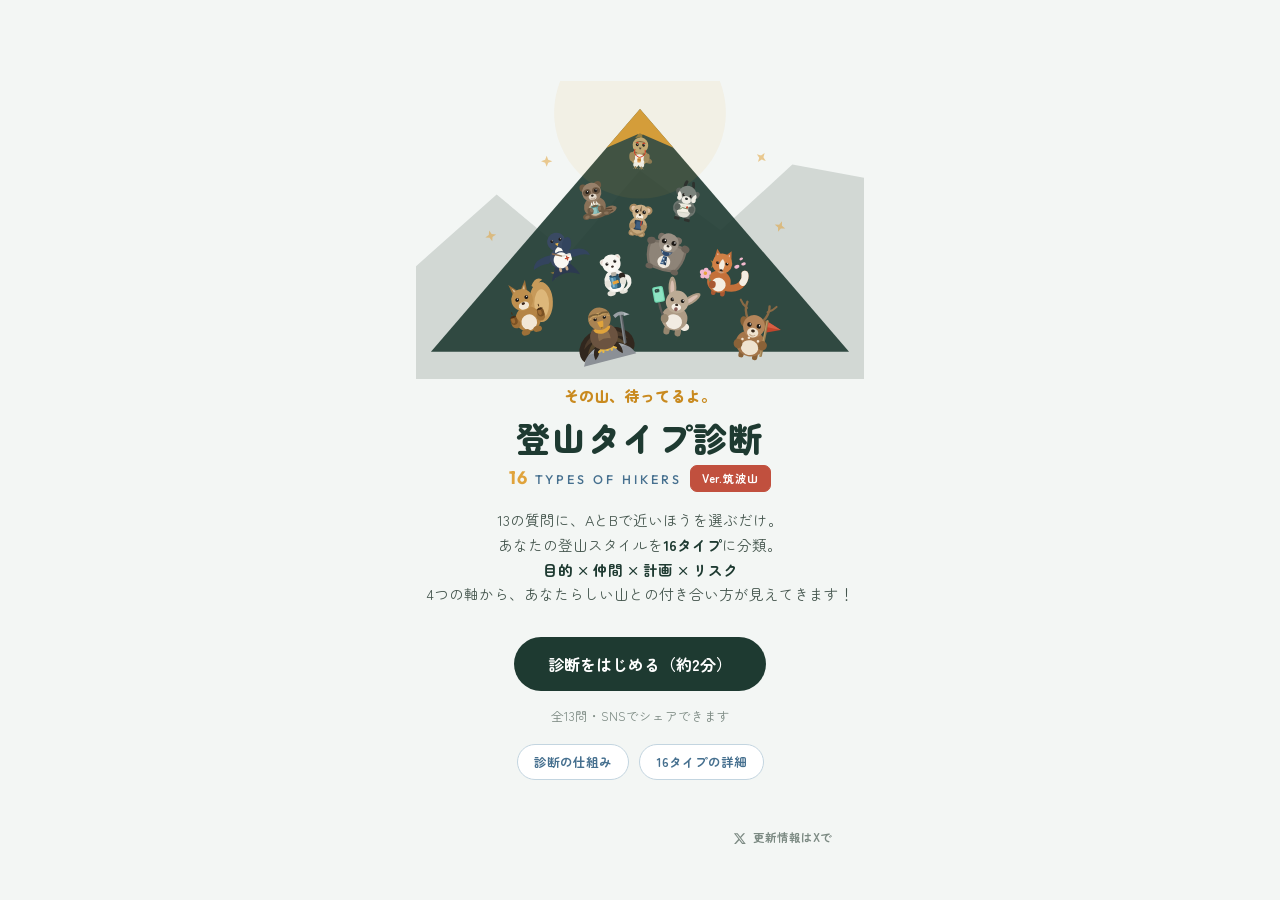
<file: index.html>
<!DOCTYPE html>
<html lang="ja">
<head>
<meta charset="UTF-8">
<meta name="viewport" content="width=device-width, initial-scale=1.0, viewport-fit=cover">
<title>登山タイプ診断｜16 TYPES OF HIKERS</title>
<meta name="description" content="13の質問であなたの登山スタイルを16タイプに診断。目的・仲間・計画・リスクの4つの軸から、あなたらしい山との付き合い方が見えてきます。">

<!-- ========== SNSシェア用（OGP） ==========
     公開URLが変わったら og:url と og:image の2か所を書き換えてください -->
<meta property="og:type" content="website">
<meta property="og:site_name" content="登山タイプ診断">
<meta property="og:title" content="登山タイプ診断｜16 TYPES OF HIKERS">
<meta property="og:description" content="14の質問で、あなたの登山スタイルを16タイプに分類。目的・仲間・計画・リスクの4軸で診断します。">
<meta property="og:url" content="https://yamatype16.vercel.app/">
<meta property="og:image" content="https://yamatype16.vercel.app/og.png">
<meta property="og:image:width" content="1200">
<meta property="og:image:height" content="630">
<meta property="og:image:alt" content="登山タイプ診断 16 TYPES OF HIKERS">
<meta property="og:locale" content="ja_JP">

<meta name="twitter:card" content="summary_large_image">
<meta name="twitter:title" content="登山タイプ診断｜16 TYPES OF HIKERS">
<meta name="twitter:description" content="14の質問で、あなたの登山スタイルを16タイプに分類。">
<meta name="twitter:image" content="https://yamatype16.vercel.app/og.png">

<meta name="theme-color" content="#1E3A31">
<link rel="canonical" href="https://yamatype16.vercel.app/">
<link rel="preconnect" href="https://fonts.googleapis.com">
<link rel="preconnect" href="https://fonts.gstatic.com" crossorigin>
<link href="https://fonts.googleapis.com/css2?family=Outfit:wght@500;700&family=Zen+Maru+Gothic:wght@400;500;700;900&display=swap" rel="stylesheet">
<link rel="stylesheet" href="style.css">
<!-- Google Analytics -->
<script async src="https://www.googletagmanager.com/gtag/js?id=G-V6124DLH2P"></script>
<script>
  window.dataLayer = window.dataLayer || [];
  function gtag(){ dataLayer.push(arguments); }
  gtag("js", new Date());
  gtag("config", "G-V6124DLH2P");
</script>
</head>
<body>

<div class="app">

  <!-- ========== スタート画面 ========== -->
  <section id="screen-start" class="screen is-active">
    <div class="hero">
      <div class="cluster-wrap" id="cluster-wrap"><!-- 16タイプが山に集合したイラスト --></div>
      <p class="hook">その山、待ってるよ。</p>
      <h1 class="hero-title">登山タイプ診断</h1>
      <p class="hero-en-row">
        <span class="hero-en"><b>16</b> TYPES OF HIKERS</span>
        <span class="ver-badge">Ver.筑波山</span>
      </p>
      <p class="hero-lead">
        <span id="lead-count">14</span>の質問に、AとBで近いほうを選ぶだけ。<br>
        あなたの登山スタイルを<strong>16タイプ</strong>に分類。<br>
        <strong>目的 × 仲間 × 計画 × リスク</strong><br>
        4つの軸から、あなたらしい山との付き合い方が見えてきます！
      </p>
      <button class="btn btn-primary" id="btn-start">診断をはじめる（約2分）</button>
      <p class="hero-note">全<span id="note-count">14</span>問・SNSでシェアできます</p>
      <p class="hero-link">
        <a href="about.html">診断の仕組み</a>
        <a href="types.html?g=PS">16タイプの詳細</a>
      </p>
    </div>
      <footer class="site-foot">
      <a href="https://x.com/yamastateofmind" target="_blank" rel="noopener">
      <svg viewBox="0 0 24 24" aria-hidden="true"><path fill="currentColor" d="M18.9 2.3h3.4l-7.4 8.5L23.6 22h-6.8l-5.3-7-6.1 7H2l7.9-9.1L1.6 2.3h7l4.8 6.4zM17.7 20h1.9L7.4 4.2H5.4z"/></svg>
      更新情報はXで
    </a>
    </footer>
</section>

  <!-- ========== 質問画面 ========== -->
  <section id="screen-quiz" class="screen">
    <header class="quiz-header">
      <div class="climb" id="progress-bar-wrap" role="progressbar"
           aria-label="登頂までの進み具合" aria-valuemin="0" aria-valuemax="12" aria-valuenow="0">
        <svg class="climb-svg" viewBox="0 -16 340 68">
          <!-- 遊び心：Midpointの手前は木、その先は岩をちらす（背景の飾り・進捗には無関係） -->
          <g class="deco-tree" transform="translate(40 50)">
            <path d="M0 -8 L4 -1 L1.5 -1 L5 5 L-5 5 L-1.5 -1 L-4 -1 Z"/>
            <rect x="-1" y="5" width="2" height="3"/>
          </g>
          <g class="deco-tree" transform="translate(75 46.7) scale(.85)">
            <path d="M0 -8 L4 -1 L1.5 -1 L5 5 L-5 5 L-1.5 -1 L-4 -1 Z"/>
            <rect x="-1" y="5" width="2" height="3"/>
          </g>
          <g class="deco-tree" transform="translate(110 43) scale(1.05)">
            <path d="M0 -8 L4 -1 L1.5 -1 L5 5 L-5 5 L-1.5 -1 L-4 -1 Z"/>
            <rect x="-1" y="5" width="2" height="3"/>
          </g>
          <g class="deco-tree" transform="translate(140 40) scale(.9)">
            <path d="M0 -8 L4 -1 L1.5 -1 L5 5 L-5 5 L-1.5 -1 L-4 -1 Z"/>
            <rect x="-1" y="5" width="2" height="3"/>
          </g>
          <g class="deco-rock" transform="translate(215 35.5)">
            <path d="M-5 3 L-3 -2 L1 -3 L5 0 L4 3 L-2 4 Z"/>
          </g>
          <g class="deco-rock" transform="translate(250 31) scale(1.15)">
            <path d="M-5 3 L-3 -2 L1 -3 L5 0 L4 3 L-2 4 Z"/>
          </g>
          <g class="deco-rock" transform="translate(285 26.3) scale(.9)">
            <path d="M-5 3 L-3 -2 L1 -3 L5 0 L4 3 L-2 4 Z"/>
          </g>

          <!-- 登山道（未踏） -->
          <path id="climb-path" class="climb-route"
                d="M14 46 L150 32 L190 33 L317 16"/>
          <!-- 登山道（歩いた分） -->
          <path id="climb-progress" class="climb-done"
                d="M14 46 L150 32 L190 33 L317 16"/>

          <!-- 登山口の看板 -->
          <g id="sign-start" class="sign passed">
            <path class="pole" d="M14 46 L14 38"/>
            <rect class="board" x="1" y="28" width="26" height="10" rx="3"/>
            <text class="board-text" x="14" y="35.3">Start</text>
            <circle class="node" cx="14" cy="46" r="4.6"/>
          </g>

          <!-- 中間地点の旗 -->
          <g id="sign-mid" class="sign">
            <path class="pole" d="M170 32.6 L170 20"/>
            <path class="flag" d="M170 20 L186 24 L170 28 Z"/>
            <text class="flag-text" x="170" y="17">Midpoint</text>
            <circle class="node" cx="170" cy="32.6" r="4.2"/>
          </g>

          <!-- 山頂の旗 -->
          <g id="sign-peak" class="sign">
            <path class="pole" d="M317 16 L317 -4"/>
            <path class="flag" d="M317 -4 L334 0 L317 4 Z"/>
            <text class="flag-text" x="317" y="-7">Summit!</text>
            <circle class="node" cx="317" cy="16" r="4.6"/>
          </g>

          <!-- 現在地 -->
          <circle id="climb-marker" class="climb-marker" cx="14" cy="46" r="5"/>

          <!-- 山頂のキラキラ（最後の質問に答えた瞬間だけ出す） -->
          <g id="summit-spark" class="summit-spark" transform="translate(317 0)">
            <path transform="translate(-16,-14) rotate(0)"  d="M0 -6 L1.6 -1.6 L6 0 L1.6 1.6 L0 6 L-1.6 1.6 L-6 0 L-1.6 -1.6 Z"/>
            <path transform="translate(12,-16) rotate(30)" d="M0 -5 L1.3 -1.3 L5 0 L1.3 1.3 L0 5 L-1.3 1.3 L-5 0 L-1.3 -1.3 Z"/>
            <path transform="translate(-4,-20) rotate(60)" d="M0 -4.5 L1.2 -1.2 L4.5 0 L1.2 1.2 L0 4.5 L-1.2 1.2 L-4.5 0 L-1.2 -1.2 Z"/>
          </g>

          <!-- 残り問数 -->
          <text class="climb-count" x="337" y="48"><tspan id="progress-count">0</tspan> / <tspan id="progress-total">14</tspan></text>
        </svg>
      </div>
    </header>

    <div class="quiz-viewport">
      <div class="quiz-page" id="quiz-page"><!-- JSが質問カードを生成 --></div>
    </div>

    <footer class="quiz-footer">
      <button class="btn btn-ghost" id="btn-back">もどる</button>
      <button class="btn btn-primary" id="btn-next">つぎへ</button>
    </footer>
  </section>

  <!-- ========== 結果画面 ========== -->
  <section id="screen-result" class="screen">
    <div class="result">
      <div class="result-hero" id="result-hero">
        <div class="secret-spark" id="secret-spark" hidden>
          <i style="left:6%;top:16%"></i><i style="left:88%;top:11%"></i>
          <i style="left:13%;top:52%"></i><i style="left:92%;top:47%"></i><i style="left:50%;top:3%"></i>
        </div>
        <p class="secret-badge" id="secret-badge" hidden>SECRET！</p>
        <p class="secret-lead" id="secret-lead" hidden>めったに出会えないタイプです</p>
        <p class="result-eyebrow">あなたの登山タイプは</p>
        <div class="result-row">
          <div class="result-char" id="result-char"><!-- キャラクター --></div>
          <div class="result-txt">
            <h2 class="result-animal" id="result-animal"></h2>
            <p class="result-name" id="result-name"></p>
            <p class="result-copy" id="result-copy"></p>
          </div>
        </div>
        <p class="result-id">
          <span class="result-code" id="result-code"></span>
          <span class="result-group" id="result-group"></span>
        </p>
        <div class="result-axtags" id="result-axtags"><!-- 4軸のタグ --></div>
        <p class="result-item" id="result-item"></p>
        <p class="secret-note" id="secret-note" hidden></p>
        <svg class="ridge-cut" viewBox="0 0 400 58" preserveAspectRatio="none" aria-hidden="true">
          <path class="rc-back"
                d="M0 58 L0 34 L46 20 L88 32 L140 2 L196 30 L238 18 L286 34 L336 8 L376 24 L400 18 L400 58 Z"/>
          <path class="rc-front"
                d="M0 58 L0 46 L54 30 L104 44 L162 18 L214 42 L258 32 L308 46 L358 26 L400 38 L400 58 Z"/>
        </svg>
      </div>

      <div class="share-cta-wrap">
        <button class="share-cta" id="btn-cta" type="button" aria-label="結果をシェア">
          <span class="share-cta-char" id="cta-char"><!-- キャラクター --></span>
          <span class="share-cta-txt">
            <span class="share-cta-main">結果をシェア</span>
            <span class="share-cta-sub">SHARE YOUR TYPE!</span>
          </span>
        </button>
      </div>

      <section class="panel">
        <h3 class="panel-title">特徴</h3>
        <p class="panel-body" id="result-features"></p>
      </section>

      <section class="panel panel-caution">
        <h3 class="panel-title">気をつけたいこと</h3>
        <p class="panel-body" id="result-caution"></p>
      </section>

      <div class="axes">
        <div class="axes-title-wrap"><h3 class="panel-title">4軸のスコア</h3></div>
        <div id="result-axes"><!-- 4軸バー --></div>
      </div>

      <section class="panel">
        <h3 class="panel-title">このタイプにおすすめの山</h3>
        <div class="mt-row" id="result-mountains"><!-- おすすめ3座 --></div>
        <p class="mt-note" id="result-mt-note" hidden></p>
      </section>

      <section class="panel">
        <h3 class="panel-title">一緒に登ると面白い相手</h3>
        <div class="match-row" id="result-match"><!-- 相性3件 --></div>
      </section>

      <div class="result-actions">
        <button class="btn btn-ghost" id="btn-retry">もう一度診断する</button>
        <p class="hero-link">
          <a href="types.html?g=PS">16タイプの詳細</a>
          <a href="about.html">診断の仕組み</a>
        </p>
      </div>
    </div>

  </section>

</div>


<!-- ========== シェア用モーダル（.screenのtransform対策で.appの外に置く） ========== -->
<div class="smodal" id="smodal" hidden>
  <div class="smodal-veil" id="smodal-veil"></div>
  <div class="smodal-sheet" role="dialog" aria-modal="true" aria-label="結果をシェア">
    <div class="smodal-grip"></div>
    <button class="smodal-close" id="smodal-close" type="button" aria-label="閉じる">✕</button>
    <p class="smodal-title">結果をシェア</p>

    <div class="smodal-pv" id="smodal-pv"><!-- シェア用画像のプレビュー --></div>

    <div class="smodal-acts">
      <button class="sm-act sm-dl" id="sm-dl" type="button">
        <svg viewBox="0 0 24 24" fill="none" stroke="currentColor" stroke-width="2" stroke-linecap="round" stroke-linejoin="round" aria-hidden="true">
          <rect x="3" y="4" width="18" height="16" rx="2.5"/>
          <circle cx="8.5" cy="9.5" r="1.4" fill="currentColor" stroke="none"/>
          <path d="M4 16.5 L9 11.5 L13 15 L16.5 11 L20.5 15.5"/>
        </svg>
        <span>シェア用画像を表示（別窓）</span>
      </button>
      <a class="sm-act sm-x" id="sm-x" href="#" target="_blank" rel="noopener">
        <svg viewBox="0 0 24 24" aria-hidden="true"><path fill="currentColor" d="M18.9 2h3.1l-6.8 7.8L23.2 22h-6.3l-4.9-6.4L6.4 22H3.2l7.3-8.3L1.6 2H8l4.4 5.9L18.9 2zm-1.1 18h1.7L7.1 3.9H5.3L17.8 20z"/></svg>
        <span>Xでシェア</span>
      </a>
      <a class="sm-act sm-line" id="sm-line" href="#" target="_blank" rel="noopener">
        <svg viewBox="0 0 24 24" aria-hidden="true"><path fill="currentColor" d="M12 2C6.5 2 2 5.6 2 10.1c0 4 3.6 7.4 8.4 8 .3.1.8.2.9.5.1.3.1.7 0 1l-.1.9c0 .3-.2 1 .9.6 1.1-.5 5.9-3.5 8.1-6 1.5-1.6 2.2-3.3 2.2-5C22.5 5.6 17.5 2 12 2z"/></svg>
        <span>LINEでシェア</span>
      </a>
      <button class="sm-act sm-ig" id="sm-ig" type="button">
        <svg viewBox="0 0 24 24" fill="none" stroke="currentColor" stroke-width="2" stroke-linecap="round" aria-hidden="true"><rect x="3" y="3" width="18" height="18" rx="5"/><circle cx="12" cy="12" r="4.2"/><circle cx="17.4" cy="6.6" r="1.3" fill="currentColor" stroke="none"/></svg>
        <span>Instagramでシェア</span>
      </button>
      <button class="sm-act sm-copy" id="sm-copy" type="button">
        <svg viewBox="0 0 24 24" fill="none" stroke="currentColor" stroke-width="2.2" stroke-linecap="round" stroke-linejoin="round" aria-hidden="true"><rect x="8.5" y="8.5" width="11" height="11" rx="2.5"/><path d="M5.5 15.5h-1a2 2 0 0 1-2-2v-9a2 2 0 0 1 2-2h9a2 2 0 0 1 2 2v1"/></svg>
        <span>リンクをコピー</span>
      </button>
    </div>
    <p class="sm-note">Instagramは直接投稿ができないため、<br>画像を保存してからアプリを開く形になります。</p>
  </div>
</div>

<div class="toast" id="toast" role="status"></div>

<script src="data.js"></script>
<script src="characters.js"></script>
<script src="script.js"></script>
</body>
</html>
</file>
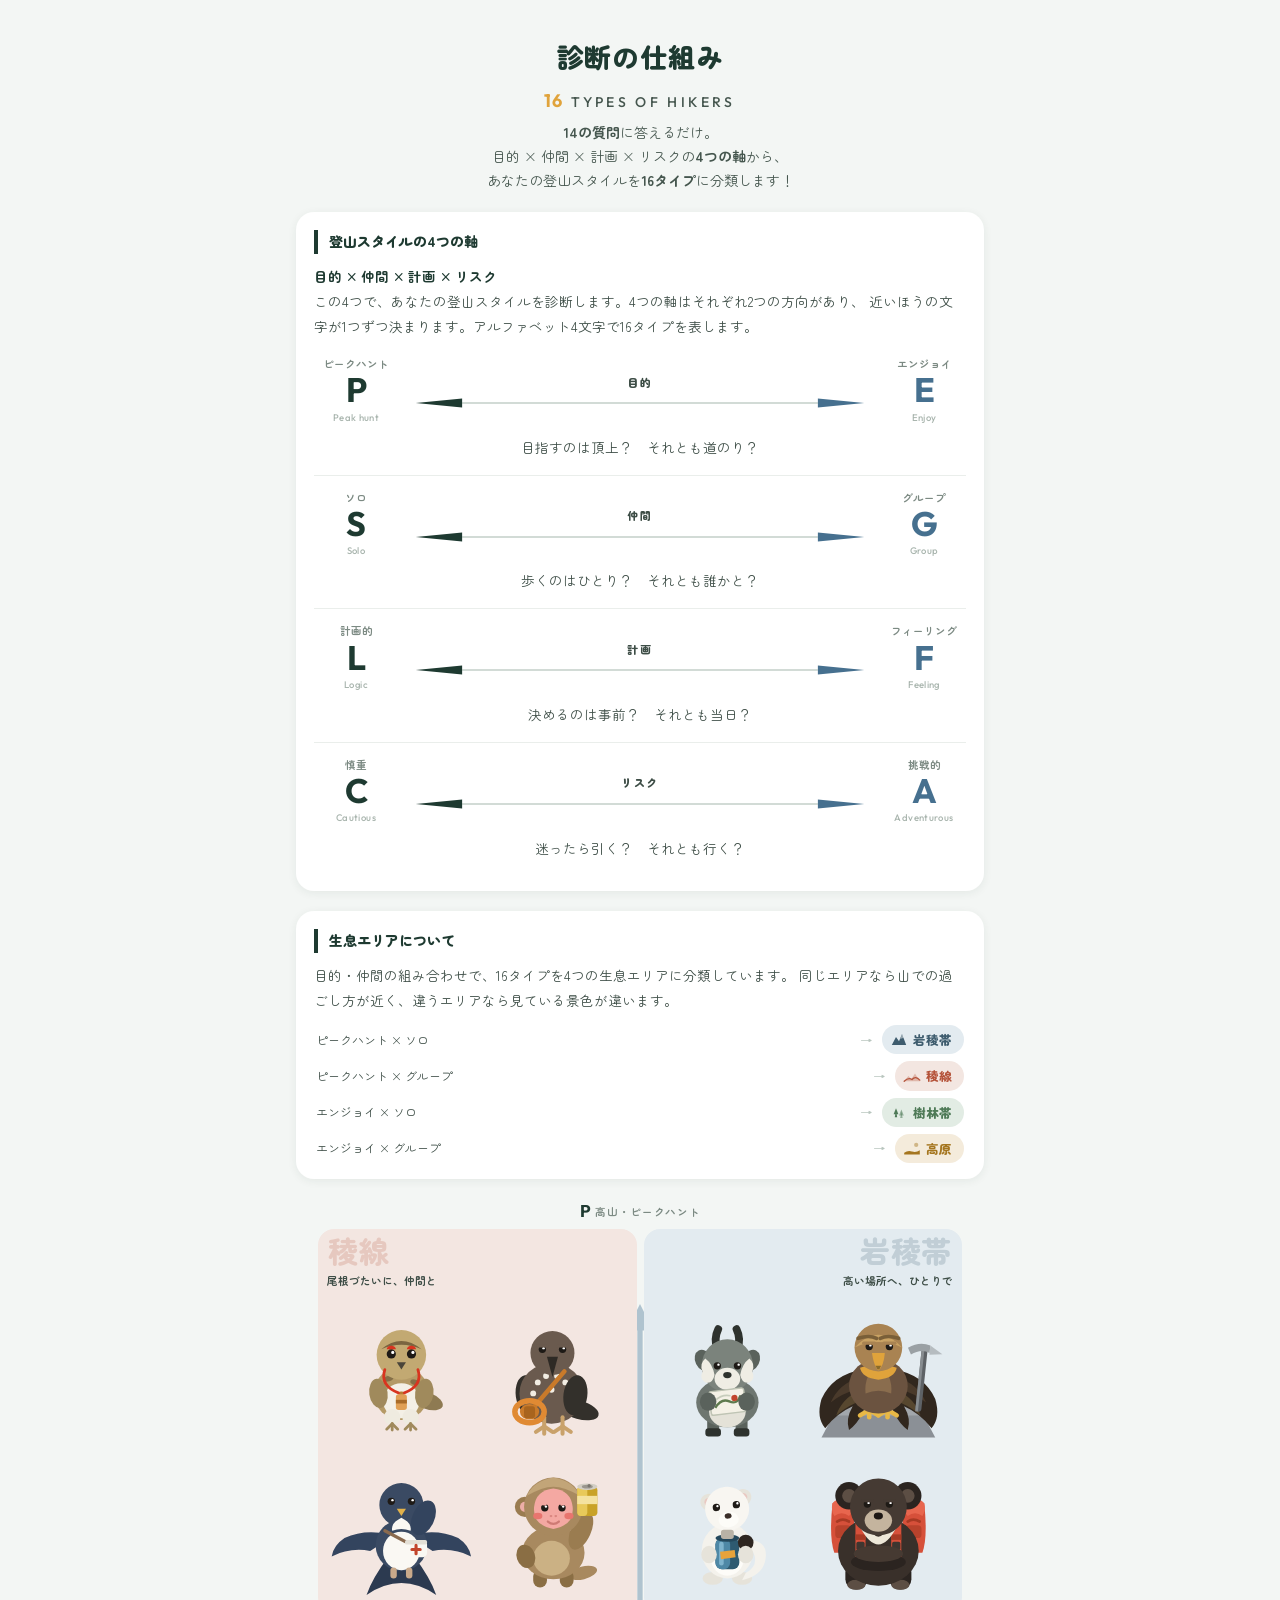
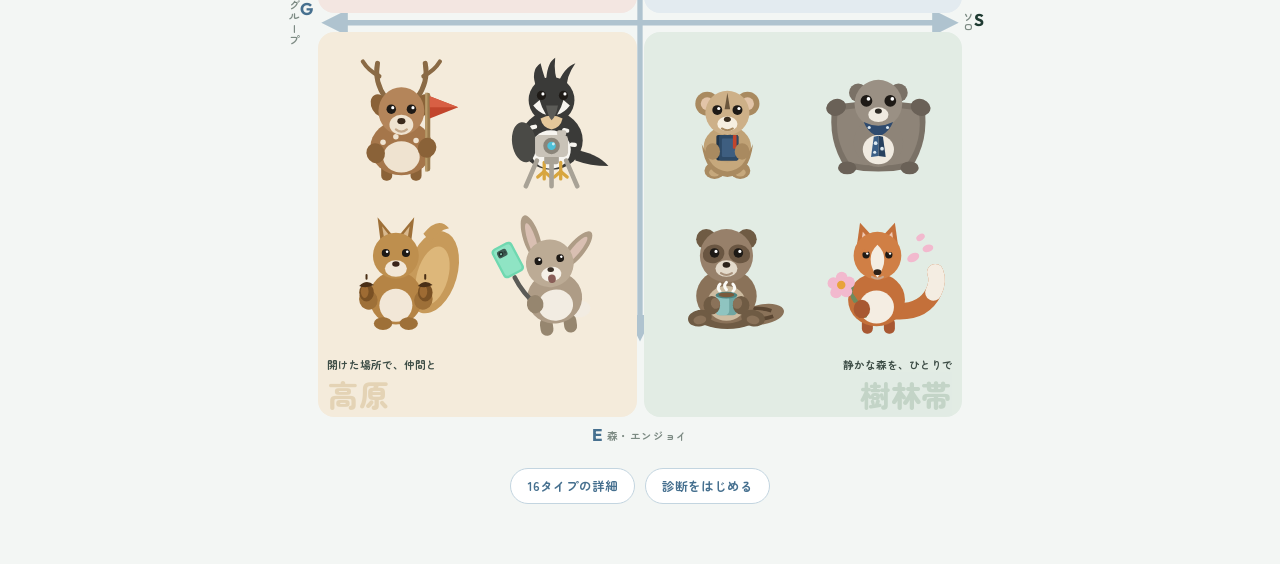
<file: about.html>
<!DOCTYPE html>
<html lang="ja">
<head>
<meta charset="UTF-8">
<meta name="viewport" content="width=device-width, initial-scale=1.0, viewport-fit=cover">
<title>診断の仕組み｜登山タイプ診断</title>
<meta name="description" content="4つのアルファベットの意味と、16タイプが分かれる4つの生息エリアについて説明します。">
<link rel="canonical" href="https://yamatype16.vercel.app/about.html">
<meta name="theme-color" content="#1E3A31">
<link rel="preconnect" href="https://fonts.googleapis.com">
<link rel="preconnect" href="https://fonts.gstatic.com" crossorigin>
<link href="https://fonts.googleapis.com/css2?family=Outfit:wght@500;700&family=Zen+Maru+Gothic:wght@400;500;700;900&display=swap" rel="stylesheet">
<link rel="stylesheet" href="style.css">
<!-- Google Analytics -->
<script async src="https://www.googletagmanager.com/gtag/js?id=G-V6124DLH2P"></script>
<script>
  window.dataLayer = window.dataLayer || [];
  function gtag(){ dataLayer.push(arguments); }
  gtag("js", new Date());
  gtag("config", "G-V6124DLH2P");
</script>
</head>
<body>

<div class="list-page">

  <header class="list-head">
    <h1>診断の仕組み</h1>
    <p class="list-en"><b>16</b> TYPES OF HIKERS</p>
    <p><b>14の質問</b>に答えるだけ。<br>
       目的 × 仲間 × 計画 × リスクの<b>4つの軸</b>から、<br>
       あなたの登山スタイルを<b>16タイプ</b>に分類します！</p>
  </header>

    <section class="legend">
      <h2>登山スタイルの4つの軸</h2>
      <p><b>目的 × 仲間 × 計画 × リスク</b><br>
         この4つで、あなたの登山スタイルを診断します。4つの軸はそれぞれ2つの方向があり、
         近いほうの文字が1つずつ決まります。アルファベット4文字で16タイプを表します。</p>
      <div class="axis-table" id="axis-table"></div>
    </section>

    <section class="legend legend-plain">
      <h2>生息エリアについて</h2>
      <p>目的・仲間の組み合わせで、16タイプを4つの生息エリアに分類しています。
         同じエリアなら山での過ごし方が近く、違うエリアなら見ている景色が違います。</p>
      <div class="area-rows" id="area-rows"><!-- 4エリアの対応 --></div>
    </section>

    <div class="matrix">
      <p class="mx-axis mx-top"><b>P</b>高山・ピークハント</p>
      <div class="mx-mid">
        <p class="mx-axis mx-left"><b>G</b>グループ</p>
        <div class="mx-grid" id="matrix">
          <svg class="mx-cross" viewBox="0 0 300 300" aria-hidden="true">
            <path d="M150 14 V286" stroke="#AFC3CF" stroke-width="2.4"/>
            <path d="M14 150 H286" stroke="#AFC3CF" stroke-width="2.4"/>
            <path d="M150 6 L144 18 L156 18 Z" fill="#AFC3CF"/>
            <path d="M150 294 L144 282 L156 282 Z" fill="#AFC3CF"/>
            <path d="M6 150 L18 144 L18 156 Z" fill="#AFC3CF"/>
            <path d="M294 150 L282 144 L282 156 Z" fill="#AFC3CF"/>
          </svg>
        </div>
        <p class="mx-axis mx-right"><b>S</b>ソロ</p>
      </div>
      <p class="mx-axis mx-bottom"><b>E</b>森・エンジョイ</p>
    </div>

  <p class="list-foot hero-link">
    <a href="types.html?g=PS">16タイプの詳細</a>
    <a href="index.html">診断をはじめる</a>
  </p>

</div>

<script src="data.js"></script>
<script src="characters.js"></script>
<script>
/* 診断の仕組みのページ。4軸の解説と、4生息エリアのカードを組み立てる */
const ORDER = ["PS", "PG", "ES", "EG"];
const MATRIX_ORDER = ["PG", "PS", "EG", "ES"];
const codesOf = (key) => Object.keys(TYPES).filter((c) => c.slice(0, 2) === key);

const AXIS_MEMO = {
  PE: "目指すのは頂上？　それとも道のり？",
  SG: "歩くのはひとり？　それとも誰かと？",
  LF: "決めるのは事前？　それとも当日？",
  CA: "迷ったら引く？　それとも行く？",
};
document.getElementById("axis-table").innerHTML = AXES.map((ax) => `
  <div class="ax-item">
    <div class="ax-row">
      <div class="ax-end l">
        <span class="ax-word">${ax.aName}</span>
        <span class="ax-ltr">${ax.a}</span>
        <span class="ax-en">${ax.aEn}</span>
      </div>
      <div class="ax-mid">
        <span class="ax-title">${ax.title}</span>
        <svg class="ax-arrow" viewBox="0 0 120 12" preserveAspectRatio="none" aria-hidden="true">
          <path d="M14 6 H106" stroke="#C3CFC8" stroke-width="1.6"/>
          <path d="M2 6 L14 1.6 L14 10.4 Z" fill="#1E3A31"/>
          <path d="M118 6 L106 1.6 L106 10.4 Z" fill="#46708F"/>
        </svg>
      </div>
      <div class="ax-end r">
        <span class="ax-word">${ax.bName}</span>
        <span class="ax-ltr">${ax.b}</span>
        <span class="ax-en">${ax.bEn}</span>
      </div>
    </div>
    <p class="ax-memo">${AXIS_MEMO[ax.id]}</p>
  </div>`).join("");

/* 目的（縦）× 仲間（横）の4象限。左上から 孤峰・稜線・静林・陽だまり */
/* 目的×仲間と生息エリアの対応 */
document.getElementById("area-rows").innerHTML = [
  ["PS", "ピークハント", "ソロ"], ["PG", "ピークハント", "グループ"],
  ["ES", "エンジョイ", "ソロ"],   ["EG", "エンジョイ", "グループ"],
].map(([key, aj, bj]) => {
  const g = GROUPS[key];
  return `<div class="area-row">
    <span class="ar-cmb">${aj} × ${bj}</span>
    <span class="ar-arrow">→</span>
    <span class="ar-chip" style="background:${g.band}">
      ${areaIcon(key)}<b style="color:${g.deep}">${g.name}</b>
    </span>
  </div>`;
}).join("");

document.getElementById("matrix").insertAdjacentHTML("beforeend", MATRIX_ORDER.map((key) => {
  const g = GROUPS[key];
  const side = (key === "PG" || key === "EG") ? "l" : "r";
  const row = (key === "PS" || key === "PG") ? "top" : "bottom";
  return `
    <div class="mx-cell mx-${side} mx-${row}" data-g="${key}" style="background:${g.band}">
      <span class="mx-bg" style="color:${g.deep}">${g.name}</span>
      <span class="mx-lead">${g.lead}</span>
      <span class="mx-chars">
        ${codesOf(key).map((c) => {
          const ch = CHARACTERS[c];
          return `<a class="mx-char" href="types.html?g=${key}#${c}"
                     aria-label="${ch ? ch.animal : c}の紹介を見る">${characterSVG(c, "char", true)}</a>`;
        }).join("")}
      </span>
    </div>`;
}).join(""));

/* キャラクター以外の場所を押したら、その生息エリアの先頭へ */
document.getElementById("matrix").addEventListener("click", (e) => {
  if (e.target.closest(".mx-char")) return;   // キャラクターは個別のリンクに任せる
  const cell = e.target.closest(".mx-cell");
  if (cell) location.href = `types.html?g=${cell.dataset.g}`;
});
</script>
</body>
</html>
</file>
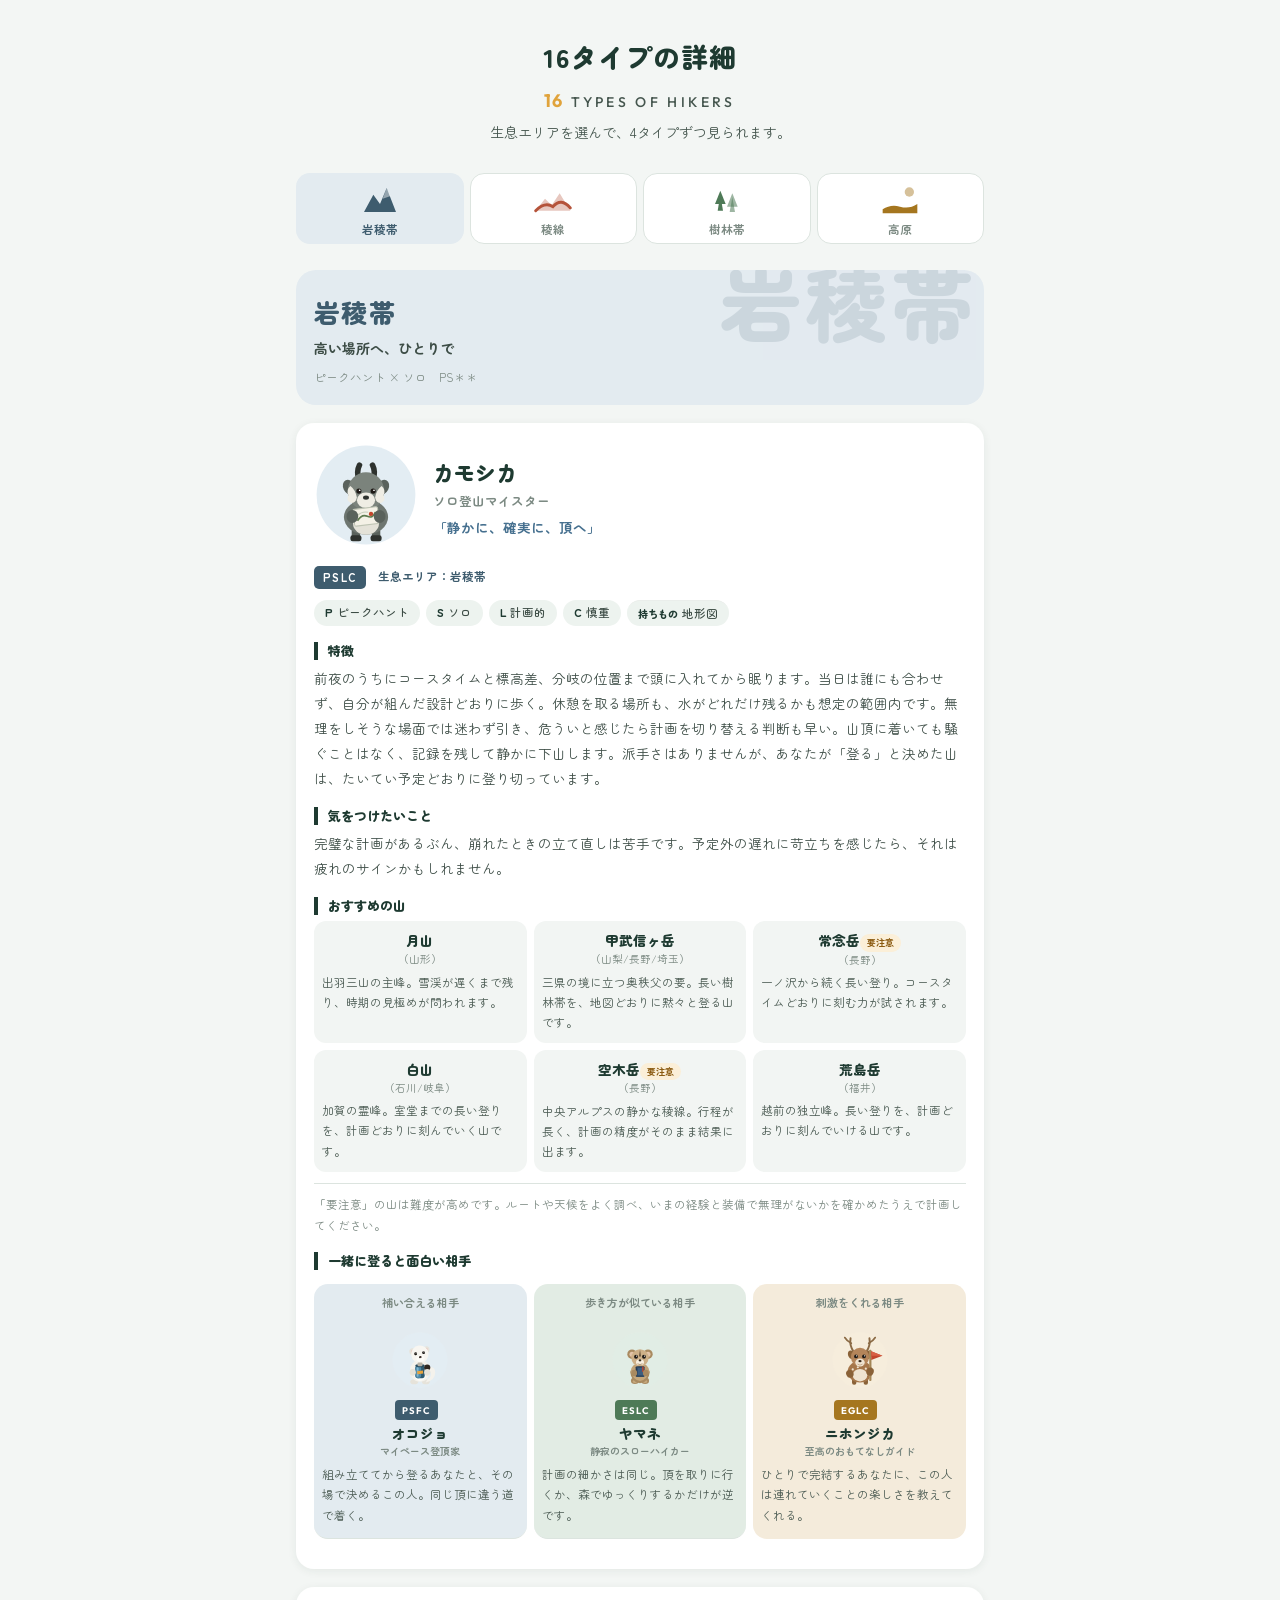
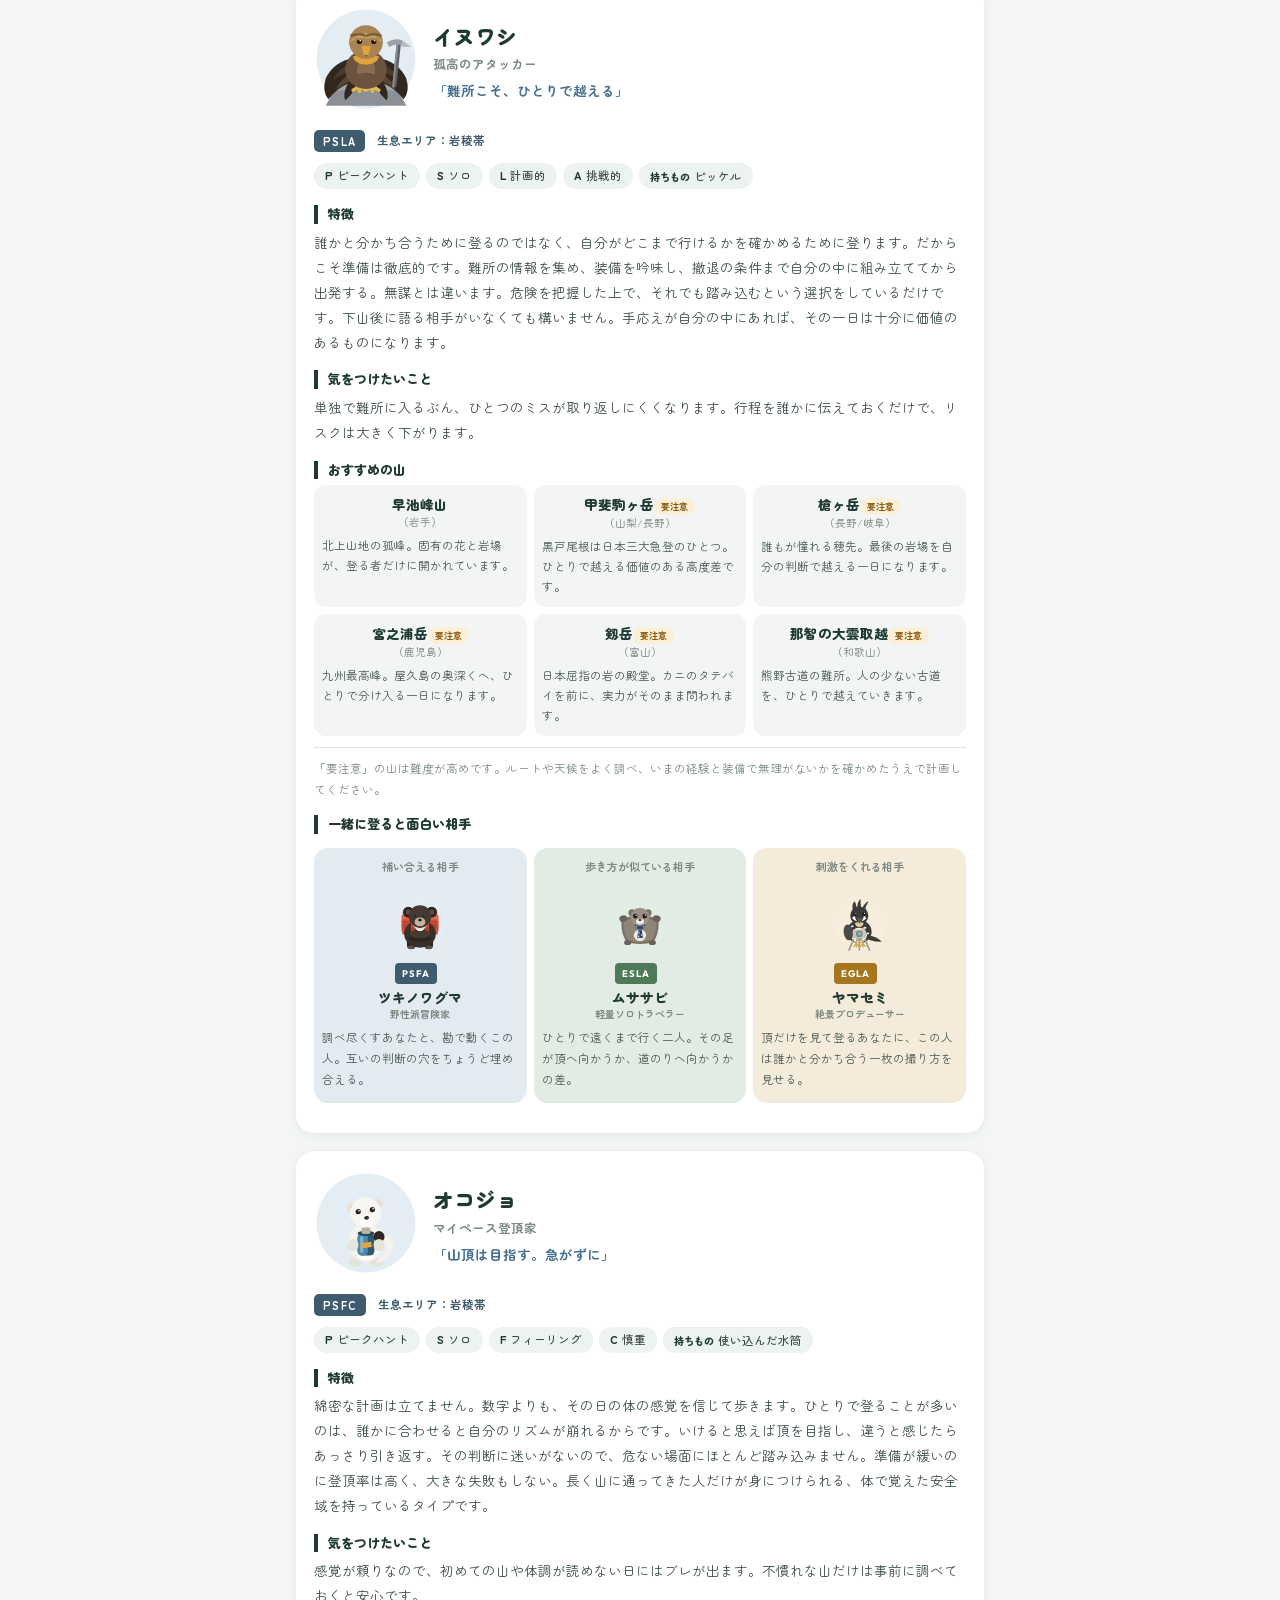
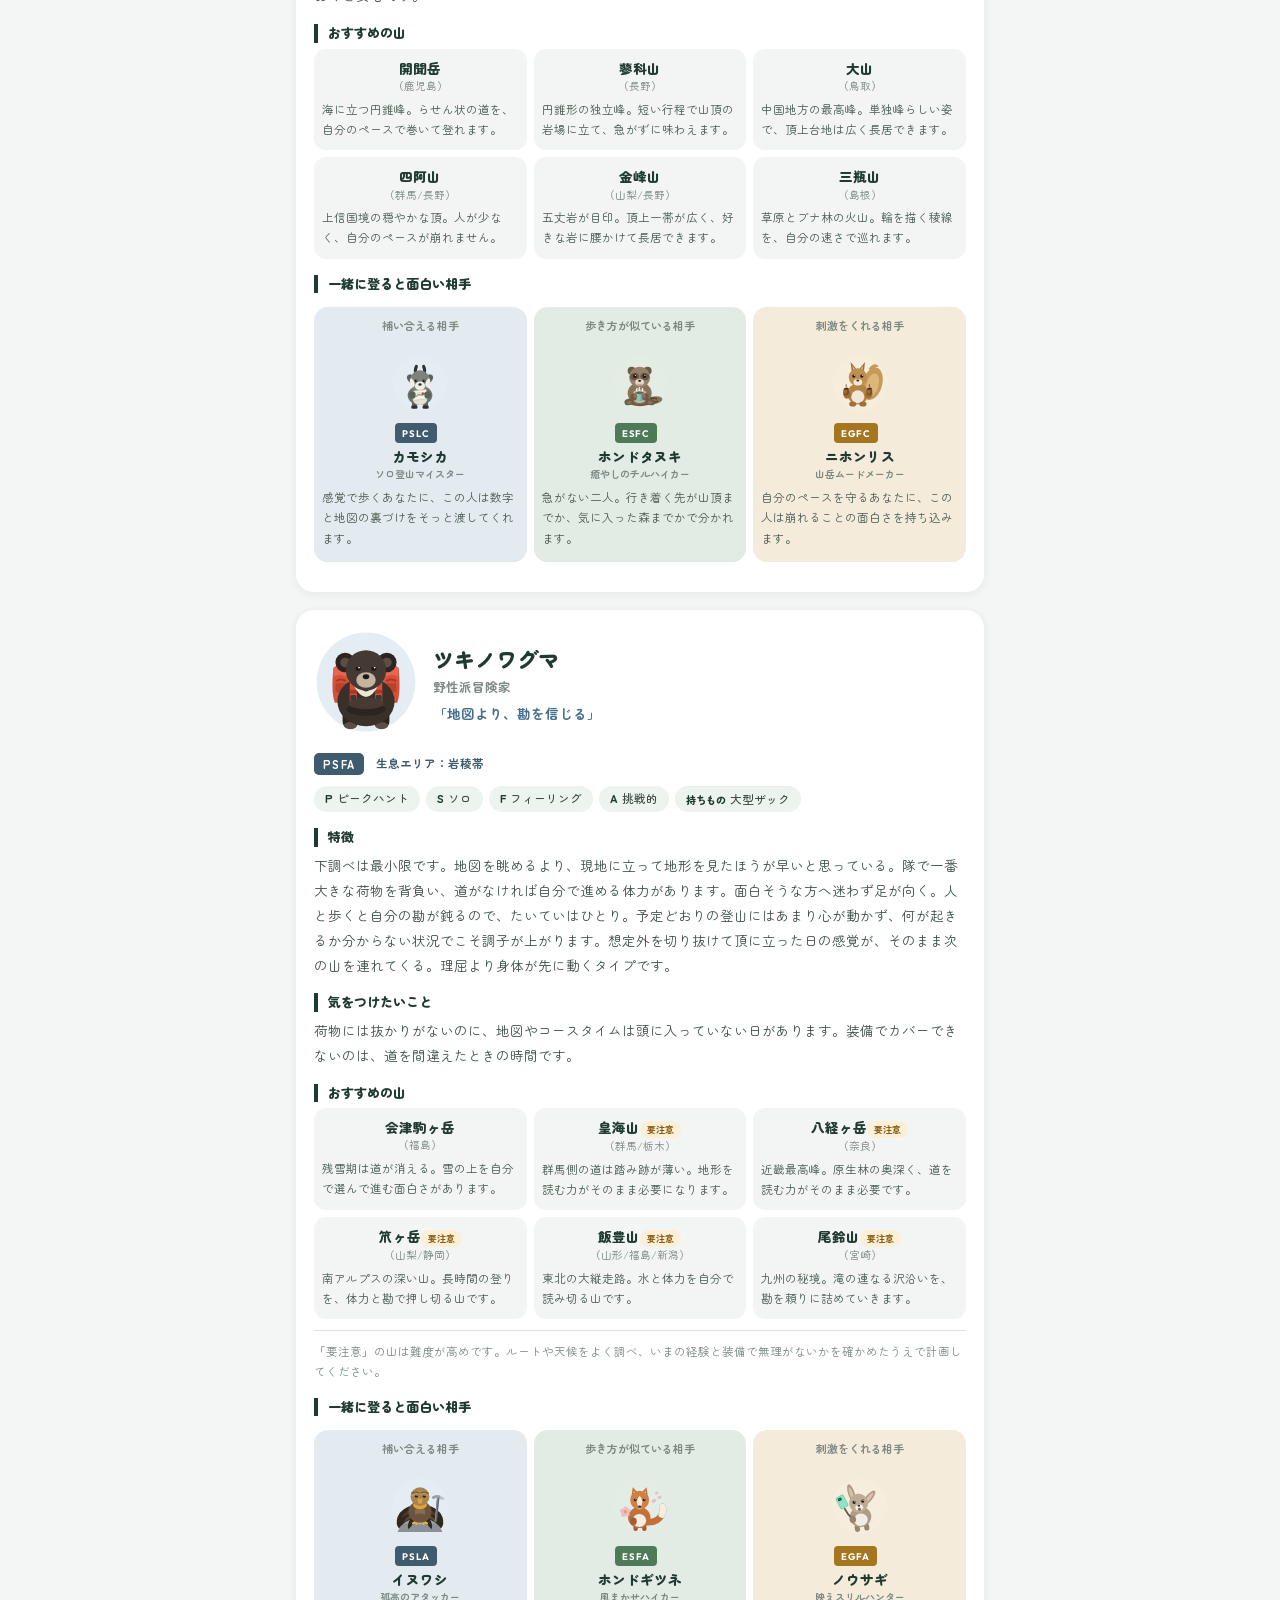
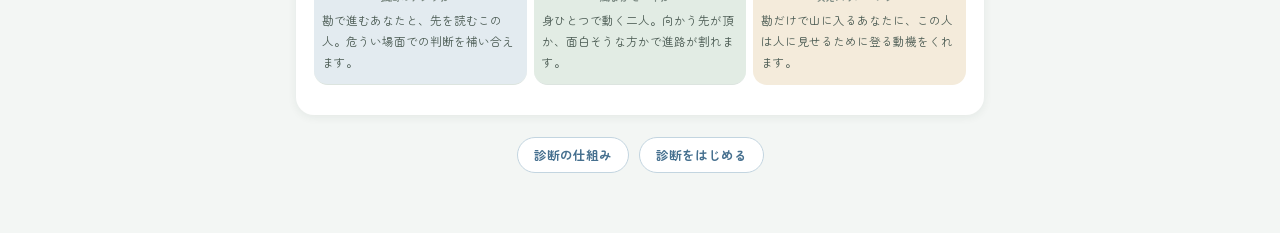
<file: types.html>
<!DOCTYPE html>
<html lang="ja">
<head>
<meta charset="UTF-8">
<meta name="viewport" content="width=device-width, initial-scale=1.0, viewport-fit=cover">
<title>16タイプの詳細｜登山タイプ診断</title>
<meta name="description" content="登山タイプ診断の16タイプを、山の生き物のキャラクターと一緒に紹介します。">
<link rel="canonical" href="https://yamatype16.vercel.app/types.html">
<meta name="theme-color" content="#1E3A31">
<link rel="preconnect" href="https://fonts.googleapis.com">
<link rel="preconnect" href="https://fonts.gstatic.com" crossorigin>
<link href="https://fonts.googleapis.com/css2?family=Outfit:wght@500;700&family=Zen+Maru+Gothic:wght@400;500;700;900&display=swap" rel="stylesheet">
<link rel="stylesheet" href="style.css">
<!-- Google Analytics -->
<script async src="https://www.googletagmanager.com/gtag/js?id=G-V6124DLH2P"></script>
<script>
  window.dataLayer = window.dataLayer || [];
  function gtag(){ dataLayer.push(arguments); }
  gtag("js", new Date());
  gtag("config", "G-V6124DLH2P");
</script>
</head>
<body>

<div class="list-page">

  <header class="list-head">
    <h1>16タイプの詳細</h1>
    <p class="list-en"><b>16</b> TYPES OF HIKERS</p>
    <p>生息エリアを選んで、4タイプずつ見られます。</p>
  </header>

  <!-- ========== 入口：仕組みの解説 ========== -->
  <!-- ========== 生息エリア別の詳細 ========== -->
  <div id="detail">
    <nav class="group-tabs" id="group-tabs" aria-label="生息エリアの切り替え"></nav>
    <div id="group-body"></div>
  </div>

  <p class="list-foot hero-link">
    <a href="about.html">診断の仕組み</a>
    <a href="index.html">診断をはじめる</a>
  </p>

</div>

<script src="data.js"></script>
<script src="characters.js"></script>
<script>
/* =========================================================
   16タイプ一覧
   入口では仕組みの解説だけを見せ、生息エリアを選ぶと詳細に切り替わる。
   URLは ?g=PS で生息エリア指定、#PSLC でタイプ指定に対応。
   ========================================================= */
const ORDER = ["PS", "PG", "ES", "EG"];
const codesOf = (key) => Object.keys(TYPES).filter((c) => c.slice(0, 2) === key);

/* ---------- 生息エリア切り替えタブ ---------- */
document.getElementById("group-tabs").innerHTML = ORDER.map((key) => {
  const g = GROUPS[key];
  return `<button class="gtab" data-g="${key}">
    ${areaIcon(key)}
    <span class="gtab-name">${g.name}</span>
  </button>`;
}).join("");

/* ---------- 相性のいいタイプ（結果画面と同じルール） ---------- */
function flipAxis(code, axisIndex) {
  const ax = AXES[axisIndex];
  const chars = code.split("");
  chars[axisIndex] = chars[axisIndex] === ax.a ? ax.b : ax.a;
  return chars.join("");
}
function findMatches(code, secret) {
  const w = (typeof MATCH_WHY !== "undefined" && MATCH_WHY[code]) || {};
  const list = [
    { label: "補い合える相手",     code: flipAxis(code, 2), why: w.calm || "" },
    { label: "歩き方が似ている相手", code: flipAxis(code, 0), why: w.spark || "" },
  ];
  if (secret) {
    list.push({
      label: "相性は文句なし",
      code: code,
      why: typeof SECRET_MATCH_WHY !== "undefined" ? SECRET_MATCH_WHY : "",
    });
  } else {
    list.push({
      label: "刺激をくれる相手",
      code: flipAxis(flipAxis(code, 0), 1),
      why: w.opp || "",
    });
  }
  return list;
}

/* ---------- タイプ1件のカード ---------- */
/* シークレットに対応するタイプかどうか */
function secretOf(code) {
  return (typeof SECRETS !== "undefined" && SECRETS.find((s) => s.code === code)) || null;
}

function typeCard(code, asSecret) {
  const sec = asSecret ? secretOf(code) : null;
  const mts = (sec
    ? (typeof SECRET_MOUNTAINS !== "undefined" ? SECRET_MOUNTAINS[sec.id] : null)
    : (typeof MOUNTAINS !== "undefined" ? MOUNTAINS[code] : null)) || [];
  const t = TYPES[code];
  const c = sec
    ? { animal: sec.animal, item: SECRET_CHARACTERS[sec.id].item }
    : (CHARACTERS[code] || { animal: "", item: "" });
  const g = groupOf(code);

  const axisText = code.split("").map((ch, i) => {
    const ax = AXES[i];
    return `<span class="ax"><b>${ch}</b>${ch === ax.a ? ax.aName : ax.bName}</span>`;
  }).join("");

  const matches = findMatches(code, sec).map((m) => {
    const mt = TYPES[m.code], mc = CHARACTERS[m.code];
    if (!mt) return "";
    return `
      <a class="match" href="#${m.code}" style="background:${groupOf(m.code).band}">
        <span class="match-label">${m.label}</span>
        ${characterSVG(m.code, "char char-sm")}
        <span class="match-code" style="background:${groupOf(m.code).deep}">${m.code}</span>
        <span class="match-name">${mc ? mc.animal : mt.name}</span>
        <span class="match-type">${mt.name}</span>
        <span class="match-why">${m.why}</span>
      </a>`;
  }).join("");

  return `
    <article class="type-item${sec ? " is-secret" : ""}" id="${code}"
             ${secretOf(code) ? 'data-secret="1"' : ""}>
      <header class="ti-head">
        <div class="ti-char-wrap">
          ${sec ? secretSVG(sec.id, "char ti-char") : characterSVG(code, "char ti-char")}
        </div>
        <div class="ti-title">
          <h3 class="ti-name">${c.animal}</h3>
          <p class="tc-type">${sec ? sec.typeName : t.name}</p>
          <p class="tc-copy">「${sec ? sec.copy : t.copy}」</p>
        </div>
      </header>
      <p class="ti-id">
        <span class="tc-code" style="background:${sec ? "#A5761F" : g.deep}">${code}${sec ? '<em>SECRET</em>' : ""}</span>
        <span class="tc-area" style="color:${g.deep}">生息エリア：${g.name}</span>
      </p>

      <div class="ti-axes">${axisText}<span class="ax ax-item"><b>持ちもの</b>${c.item}</span></div>

      <section class="ti-block">
        <h4 class="ti-label">特徴</h4>
        <p class="ti-text">${sec ? sec.features : t.features}</p>
      </section>

      <section class="ti-block ti-caution">
        <h4 class="ti-label">気をつけたいこと</h4>
        <p class="ti-text">${sec ? sec.caution : t.caution}</p>
      </section>

      <section class="ti-block">
        <h4 class="ti-label">おすすめの山</h4>
        <div class="mt-row">
          ${mts.map((m) => `
            <div class="mt">
              <p class="mt-name">${m.name}${m.note ? '<span class="mt-flag">要注意</span>' : ""}</p>
              ${m.pref ? `<p class="mt-pref">（${m.pref}）</p>` : ""}
              <p class="mt-why">${m.why}</p>
            </div>`).join("")}
        </div>
        ${mts.some((m) => m.note) ? `<p class="mt-note">${MOUNTAIN_NOTE}</p>` : ""}
      </section>

      <section class="ti-block">
        <h4 class="ti-label">一緒に登ると面白い相手</h4>
        <div class="match-row">${matches}</div>
      </section>

    </article>`;
}

/* ---------- 追従タブの高さを測って記録する ----------
   アンカーで移動したときに、カードがタブの下に隠れないようにするため */
function measureTabs() {
  const tabs = document.getElementById("group-tabs");
  if (!tabs) return;
  const h = Math.round(tabs.getBoundingClientRect().height);
  if (h) document.documentElement.style.setProperty("--tab-h", h + "px");
}
window.addEventListener("resize", measureTabs);

/* ---------- 表示の切り替え ---------- */
function showGroup(key, anchor) {
  const g = GROUPS[key] ? GROUPS[key] : GROUPS.PS;
  key = GROUPS[key] ? key : "PS";

  document.querySelectorAll(".gtab").forEach((b) => {
    const on = b.dataset.g === key;
    b.classList.toggle("on", on);
    b.style.background = on ? GROUPS[b.dataset.g].band : "";
    b.style.color = on ? GROUPS[b.dataset.g].deep : "";
  });

  document.getElementById("group-body").innerHTML = `
    <div class="group-hero" style="background:${g.band}">
      <span class="gh-bg" style="color:${g.deep}">${g.name}</span>
      <p class="gh-name" style="color:${g.deep}">${g.name}</p>
      <p class="gh-lead">${g.lead}</p>
      <p class="gh-axis">${g.axis}　${key}＊＊</p>
    </div>
    ${codesOf(key).map((c) => typeCard(c)).join("")}`;

  measureTabs();
  const target = anchor && document.getElementById(anchor);
  if (target) {
    // レイアウトが確定してから移動する
    requestAnimationFrame(() => {
      measureTabs();
      target.scrollIntoView({ block: "start" });
    });
  } else {
    window.scrollTo({ top: 0 });
  }
}

/* ---------- URLから初期表示を決める ----------
   ?g=PS があればその生息エリア。なければ #PSLC のアンカーから逆引きする */
function routeFromURL() {
  const q = new URLSearchParams(location.search).get("g");
  const hash = (location.hash || "").slice(1);

  if (q && GROUPS[q]) return showGroup(q, TYPES[hash] ? hash : null);
  if (hash && TYPES[hash]) return showGroup(hash.slice(0, 2), hash);
  if (hash && GROUPS[hash]) return showGroup(hash, null);
  showGroup("PS");   // 指定がなければ孤峰から
}

/* ---------- 操作 ---------- */
document.getElementById("group-tabs").addEventListener("click", (e) => {
  const tab = e.target.closest(".gtab");
  if (!tab) return;
  history.pushState(null, "", `?g=${tab.dataset.g}`);
  showGroup(tab.dataset.g);
});

/* 詳細内の相性リンクは、別生息エリアなら切り替えてから移動する */
document.getElementById("group-body").addEventListener("click", (e) => {
  const link = e.target.closest(".match");
  if (!link) return;
  const code = link.getAttribute("href").slice(1);
  if (!TYPES[code]) return;
  e.preventDefault();
  history.pushState(null, "", `?g=${code.slice(0, 2)}#${code}`);
  showGroup(code.slice(0, 2), code);
});

/* ---------- キャラクターを2秒以内に2回押すと、同じタイプの隠れた姿にかわる ----------
   タップの記録はカード自身に持たせる（差し替え時に自然にリセットされる） */
document.getElementById("group-body").addEventListener("click", (e) => {
  const wrap = e.target.closest(".ti-char-wrap");
  if (!wrap) return;
  const card = wrap.closest(".type-item");
  if (!card || !card.dataset.secret) return;

  const now = Date.now();
  const taps = (card.dataset.taps || "")
    .split(",")
    .filter(Boolean)
    .map(Number)
    .filter((t) => now - t < 2000);
  taps.push(now);

  if (taps.length < 2) {
    card.dataset.taps = taps.join(",");
    return;
  }
  card.replaceWith(
    document.createRange().createContextualFragment(
      typeCard(card.id, !card.classList.contains("is-secret"))
    )
  );
});

window.addEventListener("popstate", routeFromURL);
routeFromURL();
</script>
</body>
</html>
</file>
<file: style.css>
/* =========================================================
   YAMA TYPE — 登山タイプ診断
   北欧×アウトドアのデザイントークン
   ========================================================= */
:root {
  --birch:   #F3F6F4;  /* 背景（淡いバーチグレー） */
  --paper:   #FFFFFF;  /* カード面 */
  --pine:    #1E3A31;  /* 深いパイン緑：主要テキスト・A側 */
  --fjord:   #46708F;  /* フィヨルド青：B側 */
  --sun:     #E0A33B;  /* 太陽オーカー：アクセント */
  --stone:   #7C8A83;  /* 補助テキスト */
  --line:    #DCE4DF;  /* 罫線 */

  --radius-card: 18px;
  --radius-btn: 999px;
  --shadow-card: 0 2px 10px rgba(30, 58, 49, .07);
  --font: "Zen Maru Gothic", "Hiragino Maru Gothic ProN",
          "Hiragino Kaku Gothic ProN", "Yu Gothic", sans-serif;
}

* { box-sizing: border-box; margin: 0; padding: 0; }

html { -webkit-text-size-adjust: 100%; }

body {
  font-family: var(--font);
  overflow-x: clip;
  background: var(--birch);
  color: var(--pine);
  line-height: 1.7;
  min-height: 100dvh;
}

.app {
  max-width: 480px;
  margin: 0 auto;
  min-height: 100dvh;
  position: relative;
}

/* ---------- 画面切り替え ---------- */
.screen {
  display: none;
  min-height: 100dvh;
  padding: max(20px, env(safe-area-inset-top)) 20px max(28px, env(safe-area-inset-bottom));
  flex-direction: column;
}
.screen.is-active { display: flex; animation: screenIn .45s ease both; }

@keyframes screenIn {
  from { opacity: 0; transform: translateX(28px); }
  to   { opacity: 1; transform: translateX(0); }
}
@media (prefers-reduced-motion: reduce) {
  .screen.is-active, .quiz-page { animation: none !important; }
  .q-card { opacity: 1; transform: none; animation: none !important; }
  .dot.selected { animation: none; }
  .climb-marker.hop { animation: none; }
  .summit-spark.show { animation: none; opacity: 0; }
}

/* ---------- ボタン ---------- */
.btn {
  font-family: inherit;
  font-size: 16px;
  font-weight: 700;
  border: none;
  border-radius: var(--radius-btn);
  padding: 15px 34px;
  cursor: pointer;
  transition: transform .12s ease, opacity .12s ease;
  -webkit-tap-highlight-color: transparent;
}
.btn:active { transform: scale(.97); }
.btn:focus-visible { outline: 3px solid var(--sun); outline-offset: 2px; }

.btn-primary { background: var(--pine); color: #fff; }
.btn-primary:disabled { opacity: .35; cursor: default; }
.btn-ghost {
  background: transparent;
  color: var(--stone);
  border: 1.5px solid var(--line);
}
.btn-share {
  display: inline-flex;
  align-items: center;
  gap: 8px;
  background: var(--pine);
  color: #fff;
  text-decoration: none;
  justify-content: center;
}

/* =========================================================
   スタート画面
   ========================================================= */
.hero {
  margin: auto 0;
  text-align: center;
  padding: 24px 0;
}
.hero-mountains .sun  { fill: var(--sun); }
.hero-mountains .snow { fill: var(--pine); opacity: .9; }

/* タイトル下の英字。数字だけオーカーで大きくして情報として立たせる */
.hero-en,
.list-en {
  font-family: "Outfit", "Zen Maru Gothic", sans-serif;
  font-size: 12.5px;
  font-weight: 500;
  letter-spacing: .24em;
  color: var(--fjord);
  line-height: 1.15;
  margin-top: -2px;   /* タイトルの副題として詰めて寄り添わせる */
  margin-bottom: 0;
}
.hero-en b,
.list-en b {
  font-size: 18px;
  font-weight: 700;
  letter-spacing: .04em;
  color: var(--sun);
  margin-right: 2px;
}
.list-en { margin-top: 6px; margin-bottom: 8px; line-height: 1.4; }
.hero-title {
  font-size: 34px;
  font-weight: 900;
  letter-spacing: .04em;
  margin-bottom: 0;
}
.hero-title .beta {
  display: inline-block;
  vertical-align: baseline;
  margin-left: 0;
  font-family: "Outfit", var(--font);
  font-size: 11px;
  font-weight: 500;
  letter-spacing: .08em;
  color: var(--sun);
  background: #FBF1DE;
  border: 1.5px solid #EBD5A8;
  border-radius: 999px;
  padding: 2px 10px;
}

.hero-lead {
  font-size: 14.5px;
  color: #45564e;
  margin-bottom: 30px;
  /* 行末に1〜2文字だけ残るのを防ぐ */
  text-wrap: balance;
}
.hero-lead strong { color: var(--pine); }
.hero-note {
  margin-top: 14px;
  font-size: 12.5px;
  color: var(--stone);
}

/* =========================================================
   質問画面
   ========================================================= */
.quiz-header {
  position: sticky;
  top: 0;
  z-index: 5;
  margin: 0 -20px;
  padding: 6px 20px 8px;
  background: var(--birch);
  box-shadow: 0 6px 12px -8px rgba(30, 58, 49, .22);
}

/* ---------- 登山道プログレス ---------- */
.climb-svg {
  display: block;
  width: 100%;
  height: auto;
}
.climb-route,
.climb-done {
  fill: none;
  stroke-width: 3.5;
  stroke-linecap: round;
  stroke-linejoin: round;
}
.climb-route { stroke: var(--line); }
.climb-done {
  stroke: var(--pine);
  stroke-dashoffset: 9999;
  transition: stroke-dashoffset .45s ease;
}

.climb-start {
  fill: var(--paper);
  stroke: #7FA08F;
  stroke-width: 2.2;
}
.climb-marker {
  fill: var(--pine);
  transition: cx .45s cubic-bezier(.34, 1.56, .64, 1), cy .45s cubic-bezier(.34, 1.56, .64, 1);
}
/* 1問答えるごとに、マーカーがぴょんと跳ねながら進む */
.climb-marker.hop { animation: markerHop .45s cubic-bezier(.34, 1.56, .64, 1); }
@keyframes markerHop {
  0%   { transform: translateY(0) scale(1); }
  40%  { transform: translateY(-9px) scale(1.12); }
  100% { transform: translateY(0) scale(1); }
}

/* 遊び心：Midpointの手前は木、その先は岩をちらす（背景の飾り・進捗には無関係） */
.deco-tree path { fill: var(--pine); }
.deco-tree rect  { fill: #8B6A4A; }
.deco-tree, .deco-rock { opacity: .5; }
.deco-rock path { fill: var(--stone); }

/* 道標（Start / Midpoint / Summit） */
.sign .pole {
  stroke: var(--line);
  stroke-width: 1.6;
  stroke-linecap: round;
  transition: stroke .4s ease;
}
.sign .board {
  fill: var(--paper);
  stroke: var(--line);
  stroke-width: 1.4;
  transition: fill .4s ease, stroke .4s ease;
}
.sign .board-text {
  fill: var(--stone);
  font-family: "Outfit", var(--font);
  font-size: 6.6px;
  font-weight: 700;
  letter-spacing: .04em;
  text-anchor: middle;
  transition: fill .4s ease;
}
.sign .flag {
  fill: var(--line);
  transition: fill .4s ease;
}
.sign .flag-text {
  fill: var(--stone);
  font-family: "Outfit", var(--font);
  font-size: 6.2px;
  font-weight: 700;
  letter-spacing: .04em;
  text-anchor: middle;
  transition: fill .4s ease;
}
/* 道の上の丸。通過すると塗りつぶす */
.sign .node {
  fill: var(--paper);
  stroke: var(--line);
  stroke-width: 2.2;
  transition: fill .4s ease, stroke .4s ease;
}

.sign.passed .pole { stroke: var(--pine); }
.sign.passed .board { fill: var(--pine); stroke: var(--pine); }
.sign.passed .board-text { fill: #fff; }
.sign.passed .flag { fill: var(--pine); }
.sign.passed .flag-text { fill: var(--pine); }
.sign.passed .node { fill: var(--pine); stroke: var(--pine); }

#sign-peak.passed .pole { stroke: var(--sun); }
#sign-peak.passed .flag { fill: var(--sun); }
#sign-peak.passed .flag-text { fill: var(--sun); }
#sign-peak.passed .node { fill: var(--sun); stroke: var(--sun); }

/* 最後の質問に答えた瞬間だけ、山頂にキラキラを出す */
.summit-spark { opacity: 0; pointer-events: none; }
.summit-spark.show { animation: summitPop .9s ease forwards; }
.summit-spark path { fill: var(--sun); }
@keyframes summitPop {
  0%   { opacity: 0; transform: scale(.4); }
  35%  { opacity: 1; transform: scale(1.15); }
  60%  { opacity: 1; transform: scale(1); }
  100% { opacity: 0; transform: scale(1.3); }
}

.climb-count {
  fill: var(--stone);
  font-family: var(--font);
  font-size: 8.6px;
  font-weight: 500;
  text-anchor: end;
}
.climb-count #progress-count { fill: var(--pine); font-weight: 700; font-size: 10.5px; }

.quiz-viewport { flex: 1; }
.quiz-page.page-in  { animation: screenIn .4s ease both; }

/* --- 質問カード --- */
.q-card {
  background: var(--paper);
  border-radius: var(--radius-card);
  box-shadow: var(--shadow-card);
  padding: 22px 20px 24px;
  margin-bottom: 16px;
  border: 2px solid transparent;
  transition: border-color .25s ease;
  opacity: 0;
  transform: translateY(14px);
  animation: cardIn .45s cubic-bezier(.2, .7, .3, 1) forwards;
  animation-delay: var(--cd, 0s);
}
@keyframes cardIn {
  to { opacity: 1; transform: none; }
}
.q-card.is-answered { border-color: transparent; }
.q-card.needs-answer { border-color: var(--sun); }

.q-num {
  display: inline-block;
  font-size: 12px;
  font-weight: 700;
  color: var(--fjord);
  background: #EAF1F6;
  border-radius: 999px;
  padding: 2px 12px;
  margin-bottom: 10px;
}
.q-text {
  font-size: 16px;
  font-weight: 700;
  margin-bottom: 16px;
}

.opt-label {
  font-size: 13.5px;
  line-height: 1.6;
  padding: 10px 12px;
  border-radius: 12px;
}
.opt-a { background: #EDF3EF; color: var(--pine); margin-bottom: 7px; }
.opt-b { background: #EAF1F6; color: #2E4B60; }

/* --- 目盛り（A / B の対応を示す） --- */
.scale { margin-top: 17px; }

.scale-notes {
  display: flex;
  justify-content: space-between;
  padding: 0 8px;
  margin-top: 8px;
  font-size: 11.5px;
  font-weight: 500;
  color: var(--stone);
}

/* --- 6段階ドット --- */
.dots {
  display: flex;
  align-items: center;
  justify-content: space-between;
  padding: 0 6px;
}
.dot {
  appearance: none;
  -webkit-appearance: none;
  border-radius: 50%;
  border: 2.5px solid var(--stone);
  background: var(--paper);
  cursor: pointer;
  flex-shrink: 0;
  position: relative;
  transition: transform .15s ease, background .15s ease, border-color .15s ease;
  -webkit-tap-highlight-color: transparent;
}
.dot:focus-visible { outline: 3px solid var(--sun); outline-offset: 2px; }

/* 端ほど大きく（強い同意） */
.dot[data-v="0"], .dot[data-v="5"] { width: 40px; height: 40px; }
.dot[data-v="1"], .dot[data-v="4"] { width: 32px; height: 32px; }
.dot[data-v="2"], .dot[data-v="3"] { width: 25px; height: 25px; }

/* A側=パイン緑、B側=フィヨルド青 */
.dot[data-v="0"], .dot[data-v="1"], .dot[data-v="2"] { border-color: #7FA08F; }
.dot[data-v="3"], .dot[data-v="4"], .dot[data-v="5"] { border-color: #8FAFC4; }

.dot.selected { animation: dotPop .38s cubic-bezier(.34, 1.56, .64, 1) forwards; }
@keyframes dotPop {
  0%   { transform: scale(1); }
  45%  { transform: scale(1.32); }
  100% { transform: scale(1.14); }
}
.dot-ripple {
  position: absolute;
  inset: 0;
  margin: auto;
  border-radius: 50%;
  border: 2px solid currentColor;
  opacity: .6;
  animation: rippleOut .5s ease-out forwards;
  pointer-events: none;
}
@keyframes rippleOut {
  from { transform: scale(1);   opacity: .55; }
  to   { transform: scale(2.1); opacity: 0; }
}
.dot[data-v="0"].selected, .dot[data-v="1"].selected, .dot[data-v="2"].selected {
  background: var(--pine); border-color: var(--pine);
}
.dot[data-v="3"].selected, .dot[data-v="4"].selected, .dot[data-v="5"].selected {
  background: var(--fjord); border-color: var(--fjord);
}

.quiz-footer {
  display: flex;
  gap: 12px;
  padding-top: 8px;
}
.quiz-footer .btn { flex: 1; padding-left: 0; padding-right: 0; }

/* =========================================================
   結果画面
   ========================================================= */
.result {
  margin: auto 0;
  text-align: center;
  padding: 0 0 28px;
}
.result-eyebrow {
  font-size: 12.5px;
  font-weight: 700;
  letter-spacing: .08em;
  color: var(--stone);
  margin-bottom: 10px;
}
.result-id {
  display: inline-flex;
  align-items: center;
  gap: 8px;
  margin-bottom: 2px;
}
.result-group {
  font-size: 13px;
  font-weight: 900;
  letter-spacing: .06em;
}

/* コードは記号なので小さく。主役は動物名 */
.result-code {
  display: inline-block;
  background: var(--pine); /* JSがグループ色に差し替えます */
  color: #fff;
  font-family: "Outfit", var(--font);
  font-size: 14px;
  font-weight: 700;
  letter-spacing: .18em;
  line-height: 1;
  padding: 6px 9px 6px 15px;
  border-radius: 7px;
}

.result-desc {
  font-size: 14.5px;
  color: #45564e;
  margin-bottom: 28px;
  padding: 0 8px;
}

/* --- 4軸バー --- */
.axes {
  background: var(--paper);
  margin-top: 14px;
  border-radius: var(--radius-card);
  box-shadow: var(--shadow-card);
  padding: 20px 18px;
  margin-bottom: 28px;
  text-align: left;
}
.axis { margin-bottom: 18px; }
.axis:last-child { margin-bottom: 0; }
.axis-labels {
  display: flex;
  justify-content: space-between;
  font-size: 12.5px;
  font-weight: 700;
  margin-bottom: 5px;
}
.axis-labels .lose { color: var(--stone); font-weight: 500; }
.axis-track {
  height: 10px;
  border-radius: 999px;
  background: var(--line);
  overflow: hidden;
  display: flex;
}
.axis-bar {
  height: 100%;
  border-radius: 999px;
  transition: width .8s ease;
}
.axis-bar.side-a { background: var(--pine); }
.axis-bar.side-b { background: var(--fjord); margin-left: auto; }
/* 勝った側はオーカーで大きく、負けた側は薄く */
.axis-labels .win { color: var(--pine); font-weight: 700; }
.axis-labels .lose { color: #B9C6BF; font-weight: 500; }
.axis-labels b {
  font-family: "Outfit", var(--font);
  font-size: 14.5px;
  font-weight: 700;
  margin: 0 0 0 6px;
}
.axis-labels .win b { color: var(--sun); }
.axis-labels .lose b { color: #C9D2CC; }
.axis-labels span:last-child b { margin: 0 6px 0 0; }

.result-actions {
  display: flex;
  flex-direction: column;
  gap: 12px;
}

/* ---------- 小さい画面の微調整 ---------- */
@media (max-width: 360px) {
  .hero-title { font-size: 29px; }
  .result-animal { font-size: 31px; }
  .char-lg { width: 128px; }
}


/* ---------- 結果画面：キャッチコピー ---------- */
.result-copy {
  font-size: 15px;
  font-weight: 700;
  color: var(--fjord);
  margin: 14px 0 4px;
  padding: 0 8px;
  line-height: 1.7;
}

/* ---------- 結果画面：説明パネル ---------- */
.panel {
  background: var(--paper);
  border-radius: var(--radius-card);
  box-shadow: var(--shadow-card);
  padding: 18px 18px 20px;
  margin-bottom: 14px;
  text-align: left;
}
.panel-title {
  font-size: 14px;
  font-weight: 900;
  margin-bottom: 8px;
  padding-left: 11px;
  border-left: 4px solid var(--pine);
  line-height: 1.4;
}
.panel-body {
  font-size: 14px;
  line-height: 1.85;
  color: #3d4d46;
}


/* ---------- 結果画面：大きなシェアボタン ----------
   「気をつけたいこと」と4軸バーの間。背景色はJSで生息エリアのdeep色を入れる。
   パネルより狭い幅にして、ボタンらしさを出す */
.share-cta-wrap { margin: 18px 0; }
.share-cta {
  position: relative;
  display: flex;
  border: none;
  align-items: center;
  width: 76%;
  height: 64px;
  margin: 0 auto;
  cursor: pointer;
  text-decoration: none;
  font-family: var(--font);
  border-radius: var(--radius-btn);
  color: #FFFFFF;
  box-shadow: 0 3px 12px rgba(30, 58, 49, .22);
  padding: 0 18px 0 0;
  transition: transform .15s ease, box-shadow .15s ease;
}
.share-cta:active { transform: scale(.98); box-shadow: 0 2px 6px rgba(30, 58, 49, .25); }
/* キャラクター：72px固定・背景円なし・-9度。64pxのボタンから上下に少しはみ出す */
.share-cta .char {
  width: 72px;
  height: 72px;
  flex: none;
  transform: rotate(-9deg);
  margin: -10px 2px -6px 8px;
  filter: drop-shadow(0 2px 3px rgba(30, 58, 49, .18));
}
.share-cta-txt {
  flex: 1;
  text-align: center;
  line-height: 1.35;
  padding-right: 48px;  /* キャラクターの分だけ右に寄るのを戻す */
}
.share-cta-main {
  display: block;
  font-size: 16.5px;
  font-weight: 900;
  letter-spacing: .04em;
}
.share-cta-sub {
  display: block;
  font-size: 11px;
  font-weight: 700;
  opacity: .85;
  letter-spacing: .06em;
}


/* ---------- シェア用モーダル（ボトムシート） ----------
   .screenのtransform対策で、マークアップは.appの外に置いてある */
.smodal {
  position: fixed;
  inset: 0;
  z-index: 100;
  display: flex;
  align-items: flex-end;
  justify-content: center;
}
.smodal-veil {
  position: absolute;
  inset: 0;
  background: rgba(20, 34, 29, .55);
  opacity: 0;
  transition: opacity .22s ease;
}
.smodal.open .smodal-veil { opacity: 1; }
.smodal-sheet {
  position: relative;
  width: 100%;
  max-width: 430px;
  max-height: calc(100dvh - 40px);
  overflow-y: auto;
  background: var(--paper);
  border-radius: 22px 22px 0 0;
  padding: 14px 18px;
  padding-bottom: max(16px, env(safe-area-inset-bottom));
  box-shadow: 0 -8px 40px rgba(20, 34, 29, .3);
  transform: translateY(100%);
  transition: transform .26s ease;
}
.smodal.open .smodal-sheet { transform: none; }
.smodal-grip {
  width: 40px;
  height: 4.5px;
  border-radius: 999px;
  background: var(--line);
  margin: 0 auto 10px;
}
.smodal-close {
  position: absolute;
  top: 14px;
  right: 14px;
  width: 32px;
  height: 32px;
  border: none;
  cursor: pointer;
  border-radius: 999px;
  background: #EDF2EF;
  color: var(--stone);
  font-size: 15px;
  line-height: 1;
  font-family: var(--font);
}
.smodal-title {
  text-align: center;
  font-size: 15px;
  font-weight: 900;
  margin-bottom: 12px;
}
/* シェア用画像のプレビュー（縦長9:16） */
.smodal-pv {
  width: 176px;
  margin: 0 auto 12px;
  border-radius: 12px;
  overflow: hidden;
  box-shadow: 0 3px 14px rgba(30, 58, 49, .16);
}
.smodal-pv svg { display: block; width: 100%; height: auto; }
/* アクションボタン */
.smodal-acts { display: grid; gap: 8px; }
.sm-act {
  display: flex;
  align-items: center;
  gap: 10px;
  width: 100%;
  border: none;
  cursor: pointer;
  font-family: var(--font);
  font-size: 13.5px;
  font-weight: 700;
  color: #fff;
  border-radius: 999px;
  padding: 11px 16px;
  text-decoration: none;
  transition: transform .12s ease;
}
.sm-act:active { transform: scale(.98); }
.sm-act svg { width: 18px; height: 18px; flex: none; }
.sm-act span { flex: 1; text-align: center; margin-right: 28px; }
.sm-dl   { background: var(--pine); }
.sm-x    { background: #0F1419; }
.sm-line { background: #06C755; }
.sm-ig   { background: linear-gradient(45deg, #F58529, #DD2A7B 55%, #8134AF); }
.sm-copy { background: var(--paper); color: var(--pine); border: 1.6px solid var(--line); }
.sm-note {
  font-size: 10.5px;
  color: var(--stone);
  text-align: center;
  line-height: 1.6;
  margin-top: 10px;
}
/* トースト */
.toast {
  position: fixed;
  left: 50%;
  bottom: 30px;
  transform: translateX(-50%) translateY(8px);
  background: var(--pine);
  color: #fff;
  font-size: 12.5px;
  font-weight: 700;
  border-radius: 999px;
  padding: 8px 18px;
  opacity: 0;
  transition: opacity .2s ease, transform .2s ease;
  pointer-events: none;
  z-index: 200;
}
.toast.show { opacity: 1; transform: translateX(-50%); }


/* ---------- 結果画面：相性 ---------- */
.match { padding: 13px 0; border-bottom: 1px solid var(--line); }
.match:last-child { padding-bottom: 0; border-bottom: none; }
.match:first-child { padding-top: 4px; }
.match-label {
  font-size: 12px;
  font-weight: 700;
  color: var(--stone);
  margin-bottom: 5px;
}
.match-name {
  font-size: 15.5px;
  font-weight: 700;
  display: flex;
  align-items: center;
  gap: 9px;
  margin-bottom: 3px;
}
.match-code {
  font-size: 12px;
  font-weight: 900;
  letter-spacing: .06em;
  color: #fff;
  background: var(--fjord);
  border-radius: 6px;
  padding: 2px 8px;
  flex-shrink: 0;
}
.match-why { font-size: 12.5px; color: var(--stone); line-height: 1.7; }

/* 結果画面はカード群が続くので、余白を上下に確保 */
.result-actions { margin-top: 26px; }

/* ---------- 公開前の一時設定 ----------
   Xシェアボタンを非表示にしています。
   内容が固まって公開する準備ができたら、下の1行を削除してください。 */


/* =========================================================
   キャラクター
   ========================================================= */
.char { display: block; width: 100%; height: auto; }
.char-lg { width: 142px; margin: 0 auto; }
.char-sm { width: 62px; flex-shrink: 0; }

.result-char { margin: 4px 0 10px; }
.result-animal {
  font-size: 36px;
  font-weight: 900;
  letter-spacing: .06em;
  line-height: 1.3;
  margin: 6px 0 2px;
}
.result-name {
  font-size: 13.5px;
  font-weight: 700;
  letter-spacing: .04em;
  color: var(--stone);
}

/* 相性欄はキャラクターを左に並べる */
.match { display: flex; gap: 13px; align-items: flex-start; }
.match-body { flex: 1; }

/* スタート画面・結果画面から一覧へ */
/* 主ボタンより小さい、枠線のサブボタン */
.hero-link {
  margin-top: 18px;
  display: flex;
  justify-content: center;
  flex-wrap: nowrap;
  gap: 10px;
}
.result .hero-link { margin-top: 20px; }
.hero-link a {
  display: inline-block;
  font-size: 12.5px;
  font-weight: 700;
  color: var(--fjord);
  text-decoration: none;
  background: var(--paper);
  border: 1.5px solid #C3D5E0;
  border-radius: 999px;
  padding: 8px 16px;
  line-height: 1.4;
  white-space: nowrap;
  transition: background .15s, border-color .15s;
}
.hero-link a:hover { background: #EDF3F7; border-color: var(--fjord); }
.hero-link a:focus-visible { outline: 3px solid var(--sun); outline-offset: 2px; }
.list-foot.hero-link { margin-top: 22px; }
.hero-link a:focus-visible { outline: 3px solid var(--sun); outline-offset: 3px; }

/* =========================================================
   スタート画面：16タイプが山に集合したビジュアル
   両斜面と山頂に16体を配置し、麓ほど大きく見えるようにしている
   ========================================================= */
.cluster-wrap { margin: 0 -4px 2px; }
.cluster-wrap svg { display: block; width: 100%; height: auto; }

/* キャラクター1体ぶんの浮遊アニメーション。
   位置（translate）は親のgに固定でつけてあるので、ここでは動きだけを扱う。
   ※ CSSのtransformはSVGのtransform属性を丸ごと上書きしてしまうため、
     位置指定用のgとアニメーション用のgは必ず分けること */
.cl-char {
  transform-origin: center bottom;
  opacity: 0;
  animation:
    clusterIn .5s cubic-bezier(.2, .7, .3, 1) forwards,
    clusterFloat var(--fd, 4.4s) ease-in-out infinite;
  animation-delay: var(--d, 0s), calc(var(--d, 0s) + .5s);
}
@keyframes clusterIn {
  from { opacity: 0; transform: translateY(10px) scale(.9); }
  to   { opacity: 1; transform: none; }
}
@keyframes clusterFloat {
  0%, 100% { transform: translateY(0); }
  50%      { transform: translateY(-4px); }
}

/* トップの一言。ボタン風にせず、控えめな見出しとして */
.hook {
  font-size: 15px;
  font-weight: 900;
  letter-spacing: .02em;
  color: #C98A1F;
  margin: 4px 0 0;
}

/* 「16 TYPES OF HIKERS」とバージョンを同じ行に並べる */
.hero-en-row {
  display: flex;
  align-items: center;
  justify-content: center;
  gap: 8px;
  margin: -2px 0 16px;
}
.hero-en-row .hero-en { margin: 0; }

/* バージョン表示：番号・日付は出さず、山の名前だけをシンプルに。赤みの色で目立たせる。
   「診断をはじめる」ボタン（丸ピル）と形がかぶらないよう角丸の四角にしている */
.ver-badge {
  display: inline-block;
  font-size: 11.5px;
  font-weight: 700;
  letter-spacing: .02em;
  color: #fff;
  background: #C1503E;
  border: 1.5px solid #C1503E;
  border-radius: 7px;
  padding: 3px 11px;
}

/* 動きが苦手な人には出さない */
@media (prefers-reduced-motion: reduce) {
  .cl-char { opacity: 1; animation: none; }
  .result.reveal .result-char { animation: none; }
}

/* =========================================================
   16タイプ紹介ページ（types.html）
   ========================================================= */
.list-page { max-width: 720px; margin: 0 auto; padding: 0 16px 60px; }

.list-head { padding: 34px 0 20px; text-align: center; }
.list-head h1 { font-size: 27px; font-weight: 900; letter-spacing: .03em; }
.list-head p { font-size: 14px; color: #45564e; margin-top: 8px; }

.legend {
  background: var(--paper);
  border-radius: var(--radius-card);
  box-shadow: var(--shadow-card);
  padding: 18px 18px 16px;
  margin-bottom: 20px;
  text-align: left;
}
.legend h2 {
  font-size: 14px;
  font-weight: 900;
  margin-bottom: 10px;
  padding-left: 11px;
  border-left: 4px solid var(--pine);
}
.legend p { font-size: 13.5px; line-height: 1.85; color: #3d4d46; }
.legend p + p { margin-top: 8px; }
.legend b { color: var(--pine); }

/* ---- 入口：4グループのカード ---- */
.group-cards { display: grid; gap: 12px; margin-bottom: 8px; }
.gcard {
  position: relative;
  display: block;
  border-radius: 20px;
  padding: 16px 16px 14px;
  text-decoration: none;
  color: inherit;
  overflow: hidden;
}
.gcard:focus-visible { outline: 3px solid var(--sun); outline-offset: 3px; }
.gcard-bg {
  position: absolute;
  right: 10px;
  top: -6px;
  font-size: 64px;
  font-weight: 900;
  letter-spacing: .04em;
  opacity: .13;
  line-height: 1;
  pointer-events: none;
  white-space: nowrap;
}
.gcard-head {
  position: relative;
  display: flex;
  align-items: baseline;
  gap: 10px;
  flex-wrap: wrap;
}
.gcard-name { font-size: 21px; font-weight: 900; letter-spacing: .04em; }
.gcard-lead { font-size: 13px; font-weight: 700; color: #3d4d46; }
.gcard-chars {
  position: relative;
  display: grid;
  grid-template-columns: repeat(4, 1fr);
  gap: 4px;
  margin: 10px 0 8px;
}
.gcard-chars svg { width: 100%; height: auto; display: block; }
.gcard-foot {
  position: relative;
  display: flex;
  justify-content: space-between;
  align-items: baseline;
  gap: 8px;
  font-size: 11.5px;
  color: var(--stone);
}
.gcard-code { font-family: "Outfit", var(--font); font-weight: 700; letter-spacing: .08em; }

/* ---- 詳細：切り替えタブ ---- */
.group-tabs {
  display: grid;
  grid-template-columns: repeat(4, 1fr);
  gap: 6px;
  margin-bottom: 18px;
  position: sticky;
  top: 0;
  z-index: 5;
  background: var(--birch);
  padding: 8px 0;
}
.gtab {
  font-family: inherit;
  border: 1.5px solid var(--line);
  background: var(--paper);
  color: var(--stone);
  border-radius: 14px;
  padding: 7px 2px 6px;
  cursor: pointer;
  display: block;
}
.gtab.on { border-color: transparent; font-weight: 900; }
.gtab:focus-visible { outline: 3px solid var(--sun); outline-offset: 2px; }
.gtab-char { width: 100%; max-width: 42px; margin: 0 auto 1px; display: block; }
.gtab-name { font-size: 11.5px; font-weight: 700; display: block; }

/* ---- 詳細：グループの大見出し ---- */
.group-hero {
  position: relative;
  border-radius: 20px;
  padding: 20px 18px 18px;
  margin-bottom: 18px;
  overflow: hidden;
}
.gh-bg {
  position: absolute;
  right: 8px;
  top: -10px;
  font-size: 82px;
  font-weight: 900;
  letter-spacing: .04em;
  opacity: .14;
  line-height: 1;
  white-space: nowrap;
}
.gh-name { position: relative; font-size: 26px; font-weight: 900; letter-spacing: .05em; }
.gh-lead { position: relative; font-size: 14px; font-weight: 700; color: #3d4d46; margin-top: 3px; }
.gh-axis { position: relative; font-size: 11.5px; color: var(--stone); margin-top: 7px; }

/* ---- 各タイプ ---- */
.type-item {
  background: var(--paper);
  border-radius: var(--radius-card);
  box-shadow: var(--shadow-card);
  padding: 20px 18px 18px;
  margin-bottom: 18px;
  /* 追従するタブの下に隠れないよう、タブの高さぶん余白を取る
     --tab-h は types.html が実測して設定します */
  scroll-margin-top: calc(var(--tab-h, 90px) + 14px);
}
.ti-head { display: flex; gap: 15px; align-items: center; margin-bottom: 15px; }
.ti-char { width: 104px; flex-shrink: 0; }
.ti-title { flex: 1; min-width: 0; }
.tc-code {
  display: inline-block;
  font-size: 11px;
  font-weight: 900;
  letter-spacing: .12em;
  color: #fff;
  background: var(--pine);
  border-radius: 5px;
  padding: 2px 9px;
}
.ti-name { font-size: 21px; font-weight: 900; margin-top: 6px; line-height: 1.35; }
.tc-type { font-size: 12.5px; font-weight: 700; color: var(--stone); margin-top: 3px; }
.tc-copy { font-size: 13.5px; font-weight: 700; color: var(--fjord); margin-top: 6px; line-height: 1.6; }

/* 4軸の内訳 */
  /* コードの行との間隔を広げる */
.ti-axes {
  margin-top: 10px;
  display: flex;
  flex-wrap: wrap;
  gap: 6px;
  margin-bottom: 16px;
}
.ti-axes .ax {
  font-size: 11.5px;
  font-weight: 500;
  color: #3d4d46;
  background: #EDF3EF;
  border-radius: 999px;
  padding: 3px 11px;
}
.ti-axes .ax b { font-weight: 900; color: var(--pine); margin-right: 4px; }

.ti-block { margin-bottom: 16px; }
.ti-block:last-of-type { margin-bottom: 12px; }
.ti-label {
  font-size: 13px;
  font-weight: 900;
  margin-bottom: 6px;
  padding-left: 10px;
  border-left: 4px solid var(--pine);
  line-height: 1.4;
}

.ti-text { font-size: 13.5px; line-height: 1.85; color: #3d4d46; }

/* 持ちもの（キャッチコピーの下） */
.ti-item {
  display: inline-block;
  font-size: 11.5px;
  color: var(--stone);
  background: #F2F5F3;
  border-radius: 999px;
  padding: 3px 12px;
  margin-top: 8px;
  line-height: 1.6;
}
.ti-item b {
  font-weight: 700;
  color: #3d4d46;
  margin-right: 6px;
}

/* 結果画面の持ちもの */
.result-item {
  display: inline-block;
  font-size: 12px;
  color: #4a5a52;
  background: rgba(255, 255, 255, .72);
  border-radius: 999px;
  padding: 4px 14px;
  margin-top: 10px;
  line-height: 1.6;
}
.result-item b {
  font-weight: 700;
  color: var(--pine);
  margin-right: 7px;
}

/* 紹介ページ内の相性リンク */
.type-item .match {
  display: flex;
  gap: 12px;
  align-items: center;
  text-decoration: none;
  color: inherit;
  padding: 9px 10px;
  border-radius: 13px;
  background: #F7F9F8;
  margin-top: 8px;
}
.type-item .match:hover { background: #EDF3EF; }
.type-item .match:focus-visible { outline: 3px solid var(--sun); outline-offset: 2px; }
.type-item .match-label,
.type-item .match-name,
.type-item .match-why { display: block; }
.type-item .match-name { margin: 3px 0 1px; font-size: 15px; }
.match-type { font-size: 11.5px; font-weight: 700; color: var(--stone); }
.type-item .match-type { display: block; margin-bottom: 2px; }
.type-item .match-code { margin-right: 8px; }

.list-foot { text-align: center; margin-top: 32px; }

/* 結果画面の相性から紹介ページへ */
.match-char { display: block; flex-shrink: 0; border-radius: 50%; }
.match-char:focus-visible { outline: 3px solid var(--sun); outline-offset: 2px; }
.match-link {
  color: inherit;
  text-decoration: none;
  border-bottom: 1.5px solid #C3D5E0;
}
.match-link:hover { border-bottom-color: var(--fjord); }
.match-link:focus-visible { outline: 3px solid var(--sun); outline-offset: 2px; }

/* =========================================================
   仕組みのページ：4軸の解説（左右対比）
   ========================================================= */
.axis-table { margin-top: 14px; }
.ax-item { padding: 15px 0; border-top: 1px solid #EAEEEB; }
.ax-item:first-child { border-top: none; padding-top: 4px; }

.ax-row { display: flex; align-items: center; gap: 10px; }
.ax-end { flex-shrink: 0; width: 84px; text-align: center; }
.ax-ltr {
  display: block;
  font-family: "Outfit", var(--font);
  font-size: 34px;
  font-weight: 700;
  line-height: .95;
}
.ax-end.l .ax-ltr { color: var(--pine); }
.ax-end.r .ax-ltr { color: var(--fjord); }
.ax-word {
  display: block;
  font-size: 10.5px;
  font-weight: 700;
  margin-bottom: 3px;
  line-height: 1.35;
  color: var(--stone);
}
.ax-en {
  display: block;
  font-family: "Outfit", var(--font);
  font-size: 9.5px;
  font-weight: 500;
  letter-spacing: .04em;
  color: #A9B5AE;
  margin-top: 2px;
}
.ax-mid { flex: 1; min-width: 0; text-align: center; }
.ax-title {
  display: block;
  font-size: 11px;
  font-weight: 900;
  letter-spacing: .14em;
  color: #3d4d46;
  margin-bottom: 6px;
}
.ax-arrow { display: block; width: 100%; height: 12px; }
.ax-memo {
  font-size: 11.5px;
  color: var(--stone);
  margin-top: 10px;
  line-height: 1.65;
  text-align: center;
}

/* =========================================================
   仕組みのページ：4系統のマトリクス
   ========================================================= */
.matrix { margin: 8px 0 4px; }
.mx-axis {
  font-size: 10.5px;
  font-weight: 700;
  letter-spacing: .06em;
  color: var(--stone);
  text-align: center;
  line-height: 1.4;
}
/* 軸のアルファベット */
.mx-axis b {
  font-family: "Outfit", var(--font);
  font-size: 17px;
  font-weight: 700;
  color: var(--pine);
  margin-right: 4px;
  vertical-align: -1px;
}
.mx-left b, .mx-bottom b { color: var(--fjord); }

.mx-top { margin-bottom: 6px; }
.mx-bottom { margin-top: 6px; }
.mx-mid { display: flex; align-items: stretch; gap: 5px; }
.mx-left, .mx-right {
  flex-shrink: 0;
  align-self: center;
  width: 17px;
  writing-mode: vertical-rl;
  text-orientation: upright;
  letter-spacing: .04em;
  line-height: 1.1;
}
.mx-left b, .mx-right b {
  writing-mode: horizontal-tb;
  display: block;
  margin: 0 0 3px;
  text-align: center;
}

.mx-grid {
  position: relative;
  flex: 1;
  min-width: 0;
  display: grid;
  grid-template-columns: repeat(2, 1fr);
  gap: 7px;
}
/* 中央を通る十字の軸線 */
.mx-cross {
  position: absolute;
  inset: -10px;
  width: calc(100% + 20px);
  height: calc(100% + 20px);
  pointer-events: none;
  z-index: 1;
  preserveAspectRatio: none;
}

.mx-cell {
  position: relative;
  z-index: 2;
  display: flex;
  flex-direction: column;
  border-radius: 16px;
  padding: 10px 9px 10px;
  color: inherit;
  text-align: left;
  overflow: hidden;
  cursor: pointer;
}
/* キャラクター1体ずつが個別のリンク */
.mx-char {
  display: block;
  border-radius: 10px;
  padding: 1px;
  transition: background .15s;
}
.mx-char:hover { background: rgba(255, 255, 255, .55); }
.mx-char:focus-visible { outline: 3px solid var(--sun); outline-offset: 1px; }
.mx-char svg { display: block; width: 100%; height: auto; }
/* 背景に薄く大きく系統名 */
/* 系統名は薄い大文字のみ。左の2つは左上、右の2つは右上に置く */
.mx-bg {
  position: absolute;
  top: 6px;
  z-index: 0;
  font-size: 30px;
  font-weight: 900;
  letter-spacing: .02em;
  line-height: 1.05;
  opacity: .2;
  white-space: nowrap;
  pointer-events: none;
}
.mx-l .mx-bg { left: 10px; }
.mx-r .mx-bg { right: 10px; }
/* 下段は文字を下に置く */
.mx-bottom .mx-bg { top: auto; bottom: 6px; }
.mx-bottom .mx-lead { order: 2; margin-top: 6px; margin-bottom: 34px; }
.mx-bottom .mx-chars { order: 1; margin-top: 2px; }
.mx-r { text-align: right; }
.mx-r .mx-code { text-align: left; }
.mx-name {
  position: relative;
  display: block;
  font-size: 16px;
  font-weight: 900;
  letter-spacing: .04em;
}
.mx-lead {
  position: relative;
  z-index: 1;
  display: block;
  font-size: 10.5px;
  font-weight: 700;
  color: #3d4d46;
  margin-top: 34px;
  line-height: 1.5;
  text-wrap: balance;
}
.mx-chars {
  position: relative;
  z-index: 1;
  display: grid;
  grid-template-columns: repeat(2, 1fr);
  gap: 3px;
  margin: 8px 0 6px;
}
.mx-chars svg { width: 100%; height: auto; display: block; }
.mx-code {
  position: relative;
  display: block;
  text-align: right;
  font-family: "Outfit", var(--font);
  font-size: 10px;
  font-weight: 700;
  letter-spacing: .08em;
  color: var(--stone);
}

/* =========================================================
   結果画面：ヒーロー帯と波の区切り
   ========================================================= */
.result-hero {
  position: relative;
  /* 画面の端まで、上は最上部まで広げる */
  margin: calc(-1 * max(20px, env(safe-area-inset-top))) -20px 0;
  padding: calc(30px + max(20px, env(safe-area-inset-top))) 20px 74px;
  overflow: hidden;
  background: #E9EEF1;        /* JSがグループの淡色に差し替えます */
}
/* 帯の下端を稜線で切る。奥は濃い山影、手前はページ背景でくり抜く */
.result-hero .ridge-cut {
  position: absolute;
  left: 0;
  right: 0;
  bottom: -1px;
  width: 100%;
  height: 58px;
  display: block;
}
.rc-back { fill: rgba(30, 58, 49, .13); }
.rc-front { fill: var(--birch); }
.result-hero .result-copy { margin-bottom: 0; }

/* 4軸のタグ */
.result-axtags {
  margin-top: 14px;
  display: grid;
  grid-template-columns: repeat(2, auto);
  justify-content: center;
  gap: 6px;
}
@media (min-width: 460px) {
  .result-axtags { grid-template-columns: repeat(4, auto); }
}
.axtag {
  font-size: 11.5px;
  font-weight: 500;
  border-radius: 999px;
  padding: 4px 12px 4px 9px;
  background: rgba(255, 255, 255, .72);
  line-height: 1.5;
}
.axtag b {
  font-family: "Outfit", var(--font);
  font-weight: 700;
  font-size: 12.5px;
  margin-right: 5px;
}
.axtag.s-a { color: #2b463c; }
.axtag.s-a b { color: var(--pine); }
.axtag.s-b { color: #2E4B60; }
.axtag.s-b b { color: var(--fjord); }

/* パネルの見出しを中央揃えに */
.panel { text-align: center; }
.panel-title {
  display: inline-block;
  font-size: 13px;
  font-weight: 900;
  letter-spacing: .14em;
  margin: 0 0 12px;
  padding: 0 0 6px;
  border-left: none;
  border-bottom: 2.5px solid var(--pine);
  line-height: 1.4;
}

.panel-body { text-align: left; }
.axes { text-align: left; }
.axes-title-wrap { text-align: center; }

/* =========================================================
   結果画面：順番に現れる演出
   ========================================================= */
.result > *,
.result-hero > *:not(.wave) { opacity: 0; }

.result.reveal > *,
.result.reveal .result-hero > *:not(.wave) {
  animation: resIn .5s cubic-bezier(.2, .7, .3, 1) forwards;
  animation-delay: calc(var(--i, 0) * .12s);
}
.result.reveal .result-char {
  /* 跳ねて現れたあと、ゆっくり上下に揺れ続ける */
  animation:
    resPop .55s cubic-bezier(.2, 1.3, .4, 1) forwards,
    resFloat 4.4s ease-in-out infinite;
  animation-delay: calc(var(--i, 0) * .12s), calc(var(--i, 0) * .12s + .55s);
}

@keyframes resFloat {
  0%, 100% { transform: translateY(0); }
  50%      { transform: translateY(-6px); }
}
.result.reveal .result-hero { opacity: 1; animation: none; }

@keyframes resIn {
  from { opacity: 0; transform: translateY(12px); }
  to   { opacity: 1; transform: none; }
}
@keyframes resPop {
  from { opacity: 0; transform: scale(.82); }
  to   { opacity: 1; transform: none; }
}

@media (prefers-reduced-motion: reduce) {
  .result > *,
  .result-hero > *:not(.wave) { opacity: 1; }
  .result.reveal > *,
  .result.reveal .result-hero > *:not(.wave),
  .result.reveal .result-char { animation: none; }
}

/* hidden 属性は常に非表示を優先する */
[hidden] { display: none !important; }

/* =========================================================
   シークレットキャラクター
   ========================================================= */
.secret-badge {
  display: inline-block;
  font-family: "Outfit", var(--font);
  font-size: 15px;
  font-weight: 700;
  letter-spacing: .2em;
  color: #4A3410;
  background: linear-gradient(100deg, #F7DC8C, #E0A33B 55%, #C98F22);
  border-radius: 999px;
  padding: 6px 20px;
  margin-bottom: 7px;
  box-shadow: 0 2px 8px rgba(176, 130, 30, .4);
}
.secret-lead {
  font-size: 11.5px;
  font-weight: 700;
  color: #8a6a20;
  margin-bottom: 10px;
}
.secret-spark i {
  position: absolute;
  width: 8px;
  height: 8px;
  background: radial-gradient(circle, #F0C860, rgba(240, 200, 96, 0));
  border-radius: 50%;
}
.result.is-secret .result-hero { box-shadow: inset 0 0 60px rgba(224, 163, 59, .22); }
.result-hero { position: relative; }

.secret-note {
  font-size: 12px;
  color: #4a5a52;
  margin-top: 12px;
  padding: 0 10px;
  line-height: 1.75;
}

/* シークレットは動物名が長いので一段小さく */
.result.is-secret .result-animal { font-size: 27px; letter-spacing: .02em; }
@media (max-width: 380px) {
  .result.is-secret .result-animal { font-size: 24px; }
}

/* シークレットのときだけキャラクターをゆっくり光らせる */
.result.is-secret .result-char {
  filter: drop-shadow(0 0 18px rgba(224, 163, 59, .45));
}
@media (prefers-reduced-motion: no-preference) {
  .result.is-secret.reveal .result-char { animation-duration: .9s; }
}

/* =========================================================
   紹介ページ：相性3人を1行3列に
   ========================================================= */
.match-row {
  display: grid;
  grid-template-columns: repeat(3, 1fr);
  gap: 8px;
}
.type-item .match-row .match {
  display: block;
  text-align: center;
  border-radius: 14px;
  padding: 11px 8px 12px;
  text-decoration: none;
  color: inherit;
}
.type-item .match-row .char-sm { width: 58px; margin: 4px auto 5px; display: block; }
.type-item .match-row .match-label {
  display: block;
  font-size: 10.5px;
  font-weight: 700;
  color: var(--stone);
  line-height: 1.4;
  min-height: 2.8em;
}
.type-item .match-row .match-code {
  display: inline-block;
  font-family: "Outfit", var(--font);
  font-size: 9.5px;
  font-weight: 700;
  letter-spacing: .1em;
  color: #fff;
  border-radius: 4px;
  padding: 2px 7px;
}
.type-item .match-row .match-name {
  display: block;
  font-size: 12.5px;
  font-weight: 900;
  margin-top: 3px;
  line-height: 1.4;
}
.type-item .match-row .match-type {
  display: block;
  font-size: 10px;
  font-weight: 700;
  color: var(--stone);
  margin-top: 1px;
  line-height: 1.4;
}
.type-item .match-row .match-why {
  display: block;
  font-size: 10.5px;
  color: #4a5a52;
  margin-top: 6px;
  line-height: 1.65;
  text-align: left;
}
@media (max-width: 400px) {
  .match-row { gap: 5px; }
  .type-item .match-row .match { padding: 9px 5px 10px; }
  .type-item .match-row .match-why { font-size: 10px; }
}

/* =========================================================
   結果画面：相性3人を1行3列に
   ========================================================= */
.result .match-row {
  display: grid;
  grid-template-columns: repeat(3, 1fr);
  gap: 7px;
  text-align: left;
}
.result .match-row .match {
  display: block;
  text-align: center;
  border-radius: 14px;
  padding: 11px 7px 12px;
  text-decoration: none;
  color: inherit;
}
.result .match-row .match:focus-visible { outline: 3px solid var(--sun); outline-offset: 2px; }
.result .match-row .char-sm { width: 54px; margin: 4px auto 5px; display: block; }
.result .match-row .match-label {
  display: block;
  font-size: 10px;
  font-weight: 700;
  color: var(--stone);
  line-height: 1.45;
  min-height: 2.9em;
}
.result .match-row .match-code {
  display: inline-block;
  font-family: "Outfit", var(--font);
  font-size: 9.5px;
  font-weight: 700;
  letter-spacing: .1em;
  color: #fff;
  border-radius: 4px;
  padding: 2px 7px;
}
.result .match-row .match-name {
  display: block;
  font-size: 12.5px;
  font-weight: 900;
  margin-top: 3px;
  line-height: 1.4;
}
.result .match-row .match-type {
  display: block;
  font-size: 10px;
  font-weight: 700;
  color: var(--stone);
  margin-top: 1px;
  line-height: 1.4;
}
.result .match-row .match-why {
  display: block;
  font-size: 10.5px;
  color: #4a5a52;
  margin-top: 6px;
  line-height: 1.7;
  text-align: left;
}
@media (max-width: 400px) {
  .result .match-row { gap: 5px; }
  .result .match-row .match { padding: 9px 5px 10px; }
  .result .match-row .match-why { font-size: 10px; }
}

/* =========================================================
   結果画面：おすすめの山
   ========================================================= */
.mt-row {
  display: grid;
  grid-template-columns: repeat(3, 1fr);
  gap: 7px;
}
.mt {
  background: #F2F5F3;
  border-radius: 14px;
  padding: 11px 9px 12px;
  text-align: left;
}
.mt-name {
  font-size: 13px;
  font-weight: 900;
  line-height: 1.45;
  text-align: center;
}
.mt-flag {
  display: inline-block;
  font-size: 9px;
  font-weight: 700;
  color: #8a5a10;
  background: #FBEFD8;
  border-radius: 999px;
  padding: 2px 7px;
  margin-top: 3px;
  white-space: nowrap;
}
.mt-why {
  font-size: 10.5px;
  color: #4a5a52;
  margin-top: 6px;
  line-height: 1.7;
}
.mt-note {
  font-size: 11px;
  color: var(--stone);
  margin-top: 12px;
  padding-top: 10px;
  border-top: 1px solid var(--line);
  line-height: 1.75;
  text-align: left;
}
@media (max-width: 400px) {
  .mt-row { gap: 5px; }
  .mt { padding: 9px 6px 10px; }
  .mt-name { font-size: 12px; }
  .mt-why { font-size: 10px; }
}

/* =========================================================
   紹介ページ：隠れた姿への切り替え
   ========================================================= */
.ti-char-wrap { cursor: default; }
.type-item.is-secret { box-shadow: 0 2px 14px rgba(176, 130, 30, .24); }
.type-item.is-secret .tc-code {
  display: inline-flex;
  align-items: center;
  gap: 7px;
}
.type-item.is-secret .tc-code em {
  font-style: normal;
  font-size: 8.5px;
  font-weight: 700;
  letter-spacing: .12em;
  color: #4A3410;
  background: linear-gradient(100deg, #F0C860, #E0A33B);
  border-radius: 999px;
  padding: 2px 7px;
}


/* 詳細カードの生息エリア表記 */
.tc-area {
  display: inline-block;
  font-size: 11.5px;
  font-weight: 700;
  margin-left: 8px;
  vertical-align: 1px;
}

/* =========================================================
   結果ページ上部：横並び（案E）
   ========================================================= */
.result-row {
  display: flex;
  align-items: center;
  justify-content: center;
  gap: 14px;
  text-align: left;
  margin-top: 6px;
}
.result-txt { flex: 0 1 auto; }
.result-row .result-char { margin: 0; flex-shrink: 0; }
.result-row .result-char .char-lg { width: 128px; display: block; }

.result-row .result-animal { font-size: 27px; margin: 0; line-height: 1.25; }
.result.is-secret .result-row .result-animal { font-size: 19px; letter-spacing: .02em; }
.result-row .result-name { font-size: 12.5px; margin-top: 1px; }
.result-row .result-copy {
  font-size: 12.5px;
  margin: 7px 0 0;
  padding: 0;
  text-align: left;
  line-height: 1.6;
}
.result-id { margin-top: 12px; }
.result-code { font-size: 10.5px; padding: 3px 7px 3px 10px; border-radius: 5px; }
.result-group { font-size: 11px; }
.result-axtags { margin-top: 10px; grid-template-columns: repeat(4, auto); gap: 4px; }
.result-axtags span { font-size: 10px; padding: 4px 8px; white-space: nowrap; }
.result-item { font-size: 10.5px; padding: 4px 12px; margin-top: 8px; }
@media (max-width: 380px) {
  .result-row .result-char .char-lg { width: 112px; }
  .result-row .result-animal { font-size: 24px; }
}

/* 詳細カード：コードと生息エリアを横並びの下へ */
.ti-id { text-align: left; margin-top: 12px; }
.tc-area { margin-left: 8px; vertical-align: 1px; }

/* おすすめの山と相性の文字を少し大きく */
.type-item .mt-row,
.result .match-row,
.type-item .match-row { display: grid; grid-template-columns: repeat(3, 1fr); gap: 7px; }
.type-item .mt { background: #F2F5F3; border-radius: 12px; padding: 10px 8px 11px; }
.type-item .mt-name, .result .mt-name { font-size: 13.5px; font-weight: 900; text-align: center; line-height: 1.45; }
.type-item .mt-why, .result .mt-why { font-size: 11.5px; color: #4a5a52; margin-top: 5px; line-height: 1.75; }
.type-item .mt-note, .result .mt-note { font-size: 11.5px; margin-top: 11px; line-height: 1.8; }
.result .match-row .match-why,
.type-item .match-row .match-why { font-size: 11.5px; line-height: 1.8; }
.result .match-row .match-name,
.type-item .match-row .match-name { font-size: 13.5px; }
.result .match-row .match-label,
.type-item .match-row .match-label { font-size: 11px; }

/* エリアタブのアイコン */
.gtab-icon { width: 40px; height: 38px; display: block; margin: 0 auto 2px; }

/* おすすめの山：県名 */
.mt-pref {
  font-size: 10.5px;
  color: var(--stone);
  text-align: center;
  margin-top: 1px;
  line-height: 1.4;
}

/* おすすめの山：5座を3列2行で高さを揃える */
.result .mt-row,
.type-item .mt-row { align-items: stretch; }
.result .mt,
.type-item .mt { display: flex; flex-direction: column; }

/* =========================================================
   ページ下部のXリンク
   ========================================================= */
.site-foot {
  margin-top: -18px;
  padding: 0 14px 18px;
  text-align: right;
}
.site-foot a {
  display: inline-flex;
  align-items: center;
  gap: 7px;
  font-size: 11.5px;
  font-weight: 700;
  color: var(--stone);
  text-decoration: none;
  padding: 6px 14px;
  border-radius: 999px;
  transition: color .15s, background .15s;
}
.site-foot a:hover { color: var(--pine); background: rgba(255, 255, 255, .7); }
.site-foot a:focus-visible { outline: 3px solid var(--sun); outline-offset: 2px; }
.site-foot svg { width: 13px; height: 13px; display: block; }


@media (max-width: 380px) {
  .share-lf { font-size: 8.5px; }
}

/* 詳細カード：持ちものを4軸タグと同じ行に */
.ax-item b { font-family: var(--font); font-size: 10px; margin-right: 5px; }

/* 診断の仕組み：目的×仲間と生息エリアの対応 */
.area-rows { display: flex; flex-direction: column; gap: 7px; margin-top: 12px; }
.area-row { display: flex; align-items: center; font-size: 12px; padding: 0 2px; }
.ar-cmb { flex: 1; color: #3d4d46; }
.ar-arrow { color: #B9C6BF; margin: 0 10px; }
.ar-chip {
  display: inline-flex;
  align-items: center;
  gap: 5px;
  border-radius: 999px;
  padding: 4px 12px 4px 8px;
}
.ar-chip b { font-size: 12.5px; font-weight: 900; }
.ar-chip .gtab-icon { width: 18px; height: 17px; margin: 0; }
</file>
